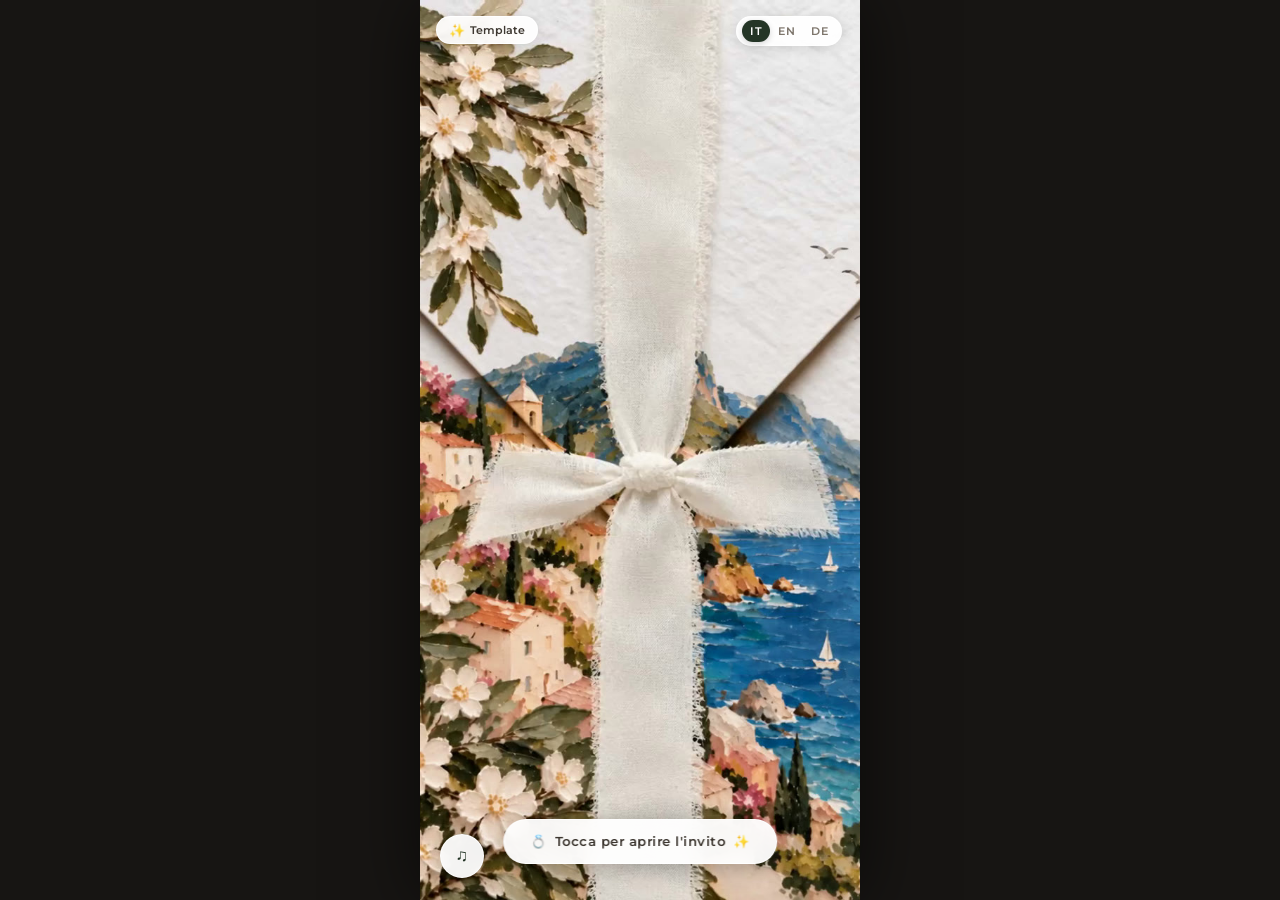
<file: index.html>
<!DOCTYPE html>
<html lang="it">
<head>
  <meta charset="UTF-8">
  <meta name="viewport" content="width=device-width, initial-scale=1.0, maximum-scale=1.0, user-scalable=no, viewport-fit=cover">
  <title>Diana & Richard — Invito di Nozze (Fresco)</title>
  
  <!-- High-end luxury typography -->
  <link rel="preconnect" href="https://fonts.googleapis.com">
  <link rel="preconnect" href="https://fonts.gstatic.com" crossorigin>
  <link href="https://fonts.googleapis.com/css2?family=Cormorant+Garamond:ital,wght@0,300;0,400;0,500;0,600;1,400;1,500&family=Montserrat:wght@300;400;500;600&family=Pinyon+Script&display=swap" rel="stylesheet">
  
  <link rel="stylesheet" href="style.css">
</head>
<body>

  <!-- Audio Element for background romantic music -->
  <audio id="weddingAudio" src="assets/semo-fireflies.mp3" preload="auto" loop></audio>

  <!-- Confetti Canvas for RSVP celebration -->
  <canvas id="confettiCanvas"></canvas>

  <!-- Notification Toast -->
  <div id="toastMsg" class="toast-msg">IBAN copiato negli appunti!</div>

  <!-- Main Mobile Container (Edge-to-edge on phones, centered on desktop) -->
  <main class="app-viewport">
    <!-- Template Switcher Menu (Top Left) -->
    <div class="template-picker">
      <button id="templateMenuBtn" class="template-menu-btn" title="Cambia Template">
        <span class="tpl-icon">✨</span>
        <span class="tpl-label">Template</span>
      </button>
      <div id="templateDropdown" class="template-dropdown">
        <a href="index.html" class="tpl-opt active">
          <span class="tpl-opt-dot"></span>
          <div>
            <div class="tpl-opt-title">1. Fresco (Amalfi)</div>
            <div class="tpl-opt-desc">Nastro in seta & pittura a olio</div>
          </div>
        </a>
        <a href="palazzo-notte.html" class="tpl-opt">
          <span class="tpl-opt-dot"></span>
          <div>
            <div class="tpl-opt-title">2. Palazzo Notte</div>
            <div class="tpl-opt-desc">Ceralacca dorata & lucciole</div>
          </div>
        </a>
        <a href="giardino-toscano.html" class="tpl-opt">
          <span class="tpl-opt-dot"></span>
          <div>
            <div class="tpl-opt-title">3. Giardino Toscano</div>
            <div class="tpl-opt-desc">Ceralacca perla & fasci di luce</div>
          </div>
        </a>
      </div>
    </div>



    <!-- Floating Top Controls: Language Picker & Replay Button -->
    <header class="floating-controls">
      <button id="replayBtn" class="replay-btn" title="Riapri busta">
        <span data-i18n="replay">↺ Riapri Busta</span>
      </button>

      <div class="lang-picker">
        <button class="lang-btn active" data-lang="it">IT</button>
        <button class="lang-btn" data-lang="en">EN</button>
        <button class="lang-btn" data-lang="de">DE</button>
      </div>
    </header>

    <!-- Floating Audio Mute/Unmute Button (Bottom Left) -->
    <button id="floatingAudioBtn" class="floating-audio-btn" aria-label="Toggle background music" title="Musica di sottofondo">
      <span class="audio-wave">♫</span>
    </button>

    <!-- ========================================================
         STAGE 1: THE REALISTIC LUXURY ENVELOPE (Video & Poster)
         ======================================================== -->
    <div id="envelopeScreen" class="envelope-screen">
      
      <div id="envelopeStage" class="envelope-stage" title="Tocca per aprire l'invito">
        
        <!-- High-definition video of the 3D unknotting ribbon and opening flap -->
        <video 
          id="envelopeVideo" 
          class="envelope-video" 
          playsinline 
          webkit-playsinline 
          muted 
          preload="auto"
          poster="assets/envelope-poster-dG0TpNIf.jpg">
          <source src="assets/envelope-video-f1CdBR2C.mp4" type="video/mp4">
        </video>

        <!-- Static Fallback / Initial Poster (Guaranteed instant rendering) -->
        <img 
          id="envelopePosterImg" 
          class="envelope-poster-img" 
          src="assets/envelope-poster-dG0TpNIf.jpg" 
          alt="Busta d'invito di nozze dipinta ad olio con nastro in chiffon di seta">

        <!-- Tactile "Tap to Open" Call to Action Pill -->
        <div id="tapPrompt" class="tap-to-open-prompt">
          <span class="prompt-icon">💍</span>
          <span data-i18n="tapPrompt">Tocca per aprire l'invito</span>
          <span class="prompt-sparkle">✨</span>
        </div>

      </div>

    </div>

    <!-- ========================================================
         STAGE 2: FULL SCROLLABLE INVITATION (Revealed after opening)
         ======================================================== -->
    <div id="invitationScroller" class="invitation-scroller">
      
      <!-- 1. HERO COVER (Living Oil Painting & Deckled Paper Card) -->
      <section id="heroSection" class="hero-section">
        <!-- Living Video Backdrop of Amalfi Landscape -->
        <div class="hero-video-wrapper">
          <video 
            id="heroVideo" 
            class="hero-video" 
            src="assets/hero-video.mp4" 
            poster="assets/fresco-hero-original.jpg" 
            autoplay 
            muted 
            loop 
            playsinline 
            webkit-playsinline>
          </video>
        </div>

        <!-- Animated Text Overlay inside the Deckled Frame ("quel riquadro") -->
        <div id="heroTextOverlay" class="hero-text-overlay">
          <div class="hero-card-inner">
            <h2 class="hero-couple-names">
              <span class="hero-name-1">Diana</span>
              <span class="hero-names-amp">&amp;</span>
              <span class="hero-name-2">Richard</span>
            </h2>

            <p class="hero-invite-line" data-i18n="inviteLine">
              WE INVITE YOU TO <br>CELEBRATE OUR WEDDING
            </p>

            <!-- Date block flanked by delicate hand-painted branches -->
            <div class="hero-date-block">
              <img class="hero-twig twig-left" src="assets/ramita-capullos.png" alt="" aria-hidden="true">
              <img class="hero-twig twig-right" src="assets/ramita-capullos.png" alt="" aria-hidden="true">

              <span class="hero-date-month" data-i18n="month">July</span>
              <span class="hero-date-day">27</span>
              <span class="hero-date-weekday" data-i18n="weekday">Tuesday</span>
              <span class="hero-date-year">2027</span>
            </div>

            <p class="hero-venue-held-at" data-i18n="heldAt">To be held at</p>
            <p class="hero-venue-location" data-i18n="venue">Son Bunyola, Mallorca</p>
          </div>
        </div>

        <!-- Floating Down Chevron Button -->
        <div class="hero-scroll-btn-wrapper">
          <button id="heroScrollBtn" class="hero-scroll-btn" aria-label="Scorri in basso">
            <svg class="chevron-bounce" viewBox="0 0 24 24" fill="none" stroke="currentColor" stroke-width="2">
              <path d="M19 9l-7 7-7-7" stroke-linecap="round" stroke-linejoin="round"/>
            </svg>
          </button>
        </div>
      </section>

      <!-- 2. COUNTDOWN IN FLORAL GARLAND FRAME -->
      <section id="countdownSection" class="countdown-section">
        <h2 class="section-title" data-i18n="countdownTitle">Conto alla Rovescia</h2>
        <div class="section-subtitle" data-i18n="countdownSub">Fino al 27 Luglio 2027</div>

        <div class="countdown-frame-card">
          <div class="countdown-grid">
            <div class="countdown-item">
              <span id="countDays" class="countdown-number">--</span>
              <span class="countdown-label" data-i18n="days">Giorni</span>
            </div>
            <div class="countdown-item">
              <span id="countHours" class="countdown-number">--</span>
              <span class="countdown-label" data-i18n="hours">Ore</span>
            </div>
            <div class="countdown-item">
              <span id="countMinutes" class="countdown-number">--</span>
              <span class="countdown-label" data-i18n="minutes">Minuti</span>
            </div>
            <div class="countdown-item">
              <span id="countSeconds" class="countdown-number">--</span>
              <span class="countdown-label" data-i18n="seconds">Secondi</span>
            </div>
          </div>
        </div>

        <img class="section-floral-divider" src="assets/floral-divider-DJovYoL0.png" alt="" aria-hidden="true">
      </section>

      <!-- 3. OUR STORY SECTION -->
      <section class="story-section">
        <h2 class="section-title" data-i18n="storyTitle">La Nostra Storia</h2>

        <div class="story-text-container">
          <p class="story-paragraph" data-i18n="storyP1">
            Alcune delle storie d'amore più belle nascono in modo inaspettato, e la nostra non ha fatto eccezione.
          </p>
          <p class="story-paragraph" data-i18n="storyP2">
            Quello che era iniziato come un incontro casuale si è presto trasformato in conversazioni infinite, avventure spontanee e ricordi indimenticabili.
          </p>
          <p class="story-paragraph" data-i18n="storyP3">
            Lungo il cammino, abbiamo scoperto il nostro posto preferito al mondo: l'uno accanto all'altra.
          </p>
          <p class="story-paragraph" data-i18n="storyP4">
            E ora siamo pronti per la nostra avventura più grande: una vita insieme.
          </p>
          <div class="story-signature" data-i18n="storySign">Diana e Richard</div>
        </div>

        <div class="story-art-row">
          <img class="story-art-item" src="assets/flower-vase-B9_turUq.png" alt="" aria-hidden="true">
          <img class="story-art-item" src="assets/candles-BlDM94c8.png" alt="" aria-hidden="true">
        </div>
      </section>

      <!-- 4. CELEBRATION & WELCOME SOIRÉE -->
      <section class="celebration-section">
        
        <!-- CARD 1: Welcome Soirée -->
        <article class="green-invitation-card">
          <img class="ornate-frame-img" src="assets/ornate-frame-D9OWvdd0.png" alt="" aria-hidden="true">

          <div class="card-date-badge" data-i18n="soireeBadge">26 LUGLIO</div>
          <h3 class="card-event-title" data-i18n="soireeTitle">Welcome Soirée</h3>
          <div class="card-event-venue" data-i18n="soireeVenue">Sa Terrassa</div>
          <div class="card-estate-name">SON BUNYOLA</div>

          <p class="card-description" data-i18n="soireeDesc">
            Unitevi a noi per una serata intima tra cocktail e vista sul Mediterraneo, dando inizio ai festeggiamenti a Son Bunyola.
          </p>

          <div class="card-time-info" data-i18n="soireeTime">LUNEDÌ 26 LUGLIO 2027 · ORE 19:00</div>

          <button class="btn-gold-outline" onclick="openMapModal()" data-i18n="viewMap">
            VEDI SULLA MAPPA
          </button>
        </article>

        <!-- CARD 2: The Main Celebration -->
        <article class="green-invitation-card">
          <img class="ornate-frame-img" src="assets/ornate-frame-D9OWvdd0.png" alt="" aria-hidden="true">

          <div class="card-date-badge" data-i18n="celebrationBadge">IL GIORNO DELLE NOZZE</div>
          <h3 class="card-event-title" data-i18n="celebrationTitle">La Celebrazione</h3>
          <div class="card-event-sub" data-i18n="celebrationSub">CERIMONIA & CENA</div>
          <div class="card-event-venue" data-i18n="celebrationVenue">Sa Tafona</div>
          <div class="card-estate-name">SON BUNYOLA</div>

          <p class="card-description" data-i18n="celebrationDesc">
            Cerimonia nei giardini al tramonto dietro la catena montuosa della Tramuntana, seguita da cena e festeggiamenti sotto le stelle.
          </p>

          <div class="card-time-info" data-i18n="celebrationTime">MARTEDÌ 27 LUGLIO 2027 · ORE 17:30</div>

          <button class="btn-gold-outline" onclick="openMapModal()" data-i18n="viewMap">
            VEDI SULLA MAPPA
          </button>
        </article>

      </section>

      <!-- 5. THE DAY / PROGRAM TIMELINE -->
      <section class="timeline-section">
        <h2 class="section-title" data-i18n="theDayTitle">Il Programma</h2>
        <div class="section-subtitle" data-i18n="theDayBadge">MARTEDÌ 27 LUGLIO</div>
        <p class="section-motto" data-i18n="theDaySub">
          La nostra giornata di nozze, dai drink al tramonto all'ultimo ballo
        </p>

        <div class="calendar-strip">
          <div class="cal-day">25</div>
          <div class="cal-day">26</div>
          <div class="cal-day active-wedding-day">27</div>
          <div class="cal-day">28</div>
          <div class="cal-day">29</div>
        </div>

        <div class="timeline-tree">
          
          <div class="timeline-node left">
            <div class="timeline-heart-dot">♥</div>
            <div class="timeline-content-box">
              <div class="timeline-time">17:00</div>
              <div class="timeline-event-name" data-i18n="t1">Arrivo Ospiti & Drink</div>
              <img class="timeline-icon-png" src="assets/flower-stand-BmJQHDXB.png" alt="">
            </div>
          </div>

          <div class="timeline-node right">
            <div class="timeline-heart-dot">♥</div>
            <div class="timeline-content-box">
              <div class="timeline-time">17:30</div>
              <div class="timeline-event-name" data-i18n="t2">Cerimonia Nuziale</div>
              <img class="timeline-icon-png" src="assets/bouquet-BbYUpj3K.png" alt="">
            </div>
          </div>

          <div class="timeline-node left">
            <div class="timeline-heart-dot">♥</div>
            <div class="timeline-content-box">
              <div class="timeline-time">19:15</div>
              <div class="timeline-event-name" data-i18n="t3">Cocktail Hour</div>
              <img class="timeline-icon-png" src="assets/flower-vase-B9_turUq.png" alt="">
            </div>
          </div>

          <div class="timeline-node right">
            <div class="timeline-heart-dot">♥</div>
            <div class="timeline-content-box">
              <div class="timeline-time">20:30</div>
              <div class="timeline-event-name" data-i18n="t4">Cena di Gala</div>
              <img class="timeline-icon-png" src="assets/candles-BlDM94c8.png" alt="">
            </div>
          </div>

          <div class="timeline-node left">
            <div class="timeline-heart-dot">♥</div>
            <div class="timeline-content-box">
              <div class="timeline-time">22:30</div>
              <div class="timeline-event-name" data-i18n="t5">Taglio Torta & Brindisi</div>
              <img class="timeline-icon-png" src="assets/bouquet-BbYUpj3K.png" alt="">
            </div>
          </div>

          <div class="timeline-node right">
            <div class="timeline-heart-dot">♥</div>
            <div class="timeline-content-box">
              <div class="timeline-time">23:00</div>
              <div class="timeline-event-name" data-i18n="t6">Primo Ballo</div>
              <img class="timeline-icon-png" src="assets/flower-stand-BmJQHDXB.png" alt="">
            </div>
          </div>

          <div class="timeline-node left">
            <div class="timeline-heart-dot">♥</div>
            <div class="timeline-content-box">
              <div class="timeline-time">23:15</div>
              <div class="timeline-event-name" data-i18n="t7">Danze sotto le Stelle</div>
              <img class="timeline-icon-png" src="assets/candles-BlDM94c8.png" alt="">
            </div>
          </div>

          <div class="timeline-node right">
            <div class="timeline-heart-dot">♥</div>
            <div class="timeline-content-box">
              <div class="timeline-time">02:00</div>
              <div class="timeline-event-name" data-i18n="t8">Buonanotte</div>
              <img class="timeline-icon-png" src="assets/cypress-trees-Bn8J7j_a.png" alt="">
            </div>
          </div>

        </div>

        <img class="section-floral-divider" src="assets/floral-divider-DJovYoL0.png" alt="" aria-hidden="true">
      </section>

      <!-- 6. DRESS CODE (Black Tie) -->
      <section class="dresscode-section">
        <h2 class="section-title" data-i18n="dressCodeTitle">Dress Code</h2>
        <div class="section-subtitle" data-i18n="dressCodeBadge">BLACK TIE</div>

        <div class="dresscode-illustration-box">
          <img class="dresscode-trees" src="assets/cypress-trees-Bn8J7j_a.png" alt="" aria-hidden="true">
          <p class="dresscode-quote" data-i18n="dressCodeQuote">
            «Sotto il cielo del Mediterraneo, con il mare a farci da testimone: indossa l'abito che hai sempre sognato e danza finché l'ultima stella non svanirà.»
          </p>
        </div>
      </section>

      <!-- 7. WHERE TO STAY (HOTELS) -->
      <section class="stay-section">
        <h2 class="section-title" data-i18n="stayTitle">Dove Alloggiare</h2>
        <div class="section-subtitle" data-i18n="staySub">HOTEL CONSIGLIATI VICINO ALLA LOCATION</div>

        <article class="hotel-card">
          <div class="hotel-badge" data-i18n="h1Badge">TARIFFA ESCLUSIVA RISERVATA AGLI OSPITI</div>
          <h3 class="hotel-name">Son Bunyola Hotel & Villas</h3>
          <div class="hotel-price">€650</div>
          <div class="hotel-rate-sub" data-i18n="h1Rate">per notte · camera doppia con colazione</div>

          <p class="hotel-note" data-i18n="h1Note">
            Una tariffa speciale convenzionata di €650 a notte è riservata in esclusiva per i nostri ospiti.
          </p>

          <div class="hotel-info-row">
            <strong>Indirizzo:</strong> <span data-i18n="h1Addr">Finca Son Bunyola, Ctra. C-710, 07191 Banyalbufar</span>
          </div>
          <div class="hotel-info-row">
            <strong>Parcheggio:</strong> <span data-i18n="h1Park">Parcheggio gratuito in loco</span>
          </div>

          <a href="https://www.virginlimitededition.com/son-bunyola" target="_blank" rel="noopener" class="btn-hotel-book" data-i18n="bookStay">
            PRENOTA IL TUO SOGGIORNO
          </a>
        </article>

        <article class="hotel-card">
          <div class="hotel-badge" data-i18n="h2Badge">HOTEL PARTNER NELLE VICINANZE</div>
          <h3 class="hotel-name">Hotel Restaurant Sa Coma</h3>
          <div class="hotel-price">€180</div>
          <div class="hotel-rate-sub" data-i18n="h2Rate">per notte · camera doppia con colazione</div>

          <div class="hotel-info-row">
            <strong>Indirizzo:</strong> <span data-i18n="h2Addr">Carrer Borguny 1, 07191 Banyalbufar</span>
          </div>
          <div class="hotel-info-row">
            <strong>Distanza:</strong> <span data-i18n="h2Dist">9 km · circa 25 minuti in auto</span>
          </div>

          <a href="https://www.hotelsacoma.com" target="_blank" rel="noopener" class="btn-hotel-book" data-i18n="bookStay">
            PRENOTA IL TUO SOGGIORNO
          </a>
        </article>
      </section>

      <!-- 8. WEDDING GIFT / REGISTRY -->
      <section class="gift-section">
        <h2 class="section-title" data-i18n="giftTitle">Lista Nozze</h2>

        <div class="wreath-container">
          <img class="gift-bouquet-img" src="assets/bouquet-BbYUpj3K.png" alt="" aria-hidden="true">

          <p class="gift-text" data-i18n="giftText">
            La vostra presenza al nostro matrimonio è per noi il dono più prezioso e gradito. Se desiderate comunque onorarci con un regalo, prediligiamo con affetto un contributo per il nostro viaggio di nozze.
          </p>

          <button class="btn-bank-details" onclick="openBankModal()" data-i18n="viewBank">
            DETTAGLI BANCARI & IBAN
          </button>
        </div>
      </section>

      <!-- 9. RSVP FORM -->
      <section class="rsvp-section">
        <h2 class="section-title" data-i18n="rsvpTitle">RSVP</h2>
        <div class="section-subtitle" data-i18n="rsvpSub">È GRADITA CONFERMA ENTRO IL 15 MAGGIO 2027</div>

        <div id="rsvpFormContainer" class="rsvp-form-container">
          <form id="rsvpForm">
            <div class="form-group">
              <label class="form-label" for="rsvpGuestName" data-i18n="labelName">Nome e Cognome Ospite/i</label>
              <input type="text" id="rsvpGuestName" class="form-input" required placeholder="es. Mario e Chiara Rossi">
            </div>

            <div class="form-group">
              <label class="form-label" data-i18n="labelAttend">Confermi la tua presenza?</label>
              <div class="radio-group">
                <div class="radio-pill">
                  <input type="radio" id="attendingYes" name="attending" value="yes" checked>
                  <label for="attendingYes" data-i18n="attendingYes">Sì, ci sarò con gioia!</label>
                </div>
                <div class="radio-pill">
                  <input type="radio" id="attendingNo" name="attending" value="no">
                  <label for="attendingNo" data-i18n="attendingNo">Con rammarico non potrò</label>
                </div>
              </div>
            </div>

            <div class="form-group">
              <label class="form-label" for="rsvpGuestCount" data-i18n="labelGuests">Numero di Partecipanti</label>
              <select id="rsvpGuestCount" class="form-select">
                <option value="1">1 persona</option>
                <option value="2" selected>2 persone</option>
                <option value="3">3 persone</option>
                <option value="4">4 persone</option>
              </select>
            </div>

            <div class="form-group">
              <label class="form-label" for="rsvpDietary" data-i18n="labelDiet">Esigenze alimentari / Intolleranze</label>
              <select id="rsvpDietary" class="form-select">
                <option value="none" data-i18n="dietNone">Nessuna preferenza particolare</option>
                <option value="vegetarian" data-i18n="dietVeg">Vegetariano</option>
                <option value="vegan" data-i18n="dietVegan">Vegano</option>
                <option value="gluten-free" data-i18n="dietGluten">Senza Glutine (Celiaco)</option>
                <option value="other" data-i18n="dietOther">Altro / Allergie specifiche</option>
              </select>
            </div>

            <div class="form-group">
              <label class="form-label" for="rsvpSong" data-i18n="labelSong">Quale canzone ti farà scendere in pista?</label>
              <input type="text" id="rsvpSong" class="form-input" placeholder="Artista - Titolo Brano">
            </div>

            <button type="submit" class="btn-submit-rsvp" data-i18n="btnSubmit">
              INVIA CONFERMA
            </button>
          </form>
        </div>

        <footer class="app-footer">
          Diana & Richard · 27 Luglio 2027 · Son Bunyola, Mallorca
        </footer>
      </section>

    </div>

  </main>

  <!-- MODAL: BANK DETAILS -->
  <div id="bankModal" class="modal-overlay">
    <div class="modal-box">
      <button id="closeBankBtn" class="modal-close-btn" aria-label="Chiudi">&times;</button>
      
      <div style="font-size: 28px; margin-bottom: 8px;">💌</div>
      <h3 style="font-family: var(--font-serif); font-size: 24px; color: #273829; margin-bottom: 6px;">
        Coordinate Bancarie
      </h3>
      <p style="font-size: 11px; color: #877a6c; margin-bottom: 16px;">
        Viaggio di Nozze Diana & Richard
      </p>

      <div class="bank-detail-row">
        <div class="bank-label">Intestatario del Conto</div>
        <div class="bank-value">Diana Rossi & Richard Miller</div>
      </div>

      <div class="bank-detail-row">
        <div class="bank-label">IBAN</div>
        <div class="bank-value" id="ibanDisplay">ES91 2100 0418 4502 0005 1234</div>
      </div>

      <div class="bank-detail-row">
        <div class="bank-label">BIC / SWIFT</div>
        <div class="bank-value">CAIXESBBXXX</div>
      </div>

      <div class="bank-detail-row">
        <div class="bank-label">Causale consigliata</div>
        <div class="bank-value">Nozze Diana e Richard - [Il tuo nome]</div>
      </div>

      <button id="copyIbanBtn" class="btn-copy-iban">
        <span>📋</span> Copia IBAN
      </button>
    </div>
  </div>

  <!-- MODAL: VENUE MAP -->
  <div id="mapModal" class="modal-overlay">
    <div class="modal-box">
      <button id="closeMapBtn" class="modal-close-btn" aria-label="Chiudi">&times;</button>
      
      <div style="font-size: 28px; margin-bottom: 8px;">📍</div>
      <h3 style="font-family: var(--font-serif); font-size: 24px; color: #273829; margin-bottom: 6px;">
        Son Bunyola
      </h3>
      <p style="font-size: 11px; color: #877a6c; margin-bottom: 16px;">
        Banyalbufar, Serra de Tramuntana, Maiorca (Spagna)
      </p>

      <div style="width: 100%; height: 160px; border-radius: 10px; overflow: hidden; margin-bottom: 18px; border: 1px solid #ebd9c2;">
        <iframe 
          width="100%" 
          height="100%" 
          style="border:0;" 
          loading="lazy" 
          allowfullscreen 
          referrerpolicy="no-referrer-when-downgrade"
          src="https://maps.google.com/maps?q=Son+Bunyola+Mallorca&t=&z=13&ie=UTF8&iwloc=&output=embed">
        </iframe>
      </div>

      <a href="https://maps.google.com/?q=Son+Bunyola+Mallorca" target="_blank" rel="noopener" class="btn-hotel-book" style="display: block; width: 100%; text-align: center;">
        APRI SU GOOGLE MAPS
      </a>
    </div>
  </div>

  <script src="app.js"></script>
</body>
</html>
</file>
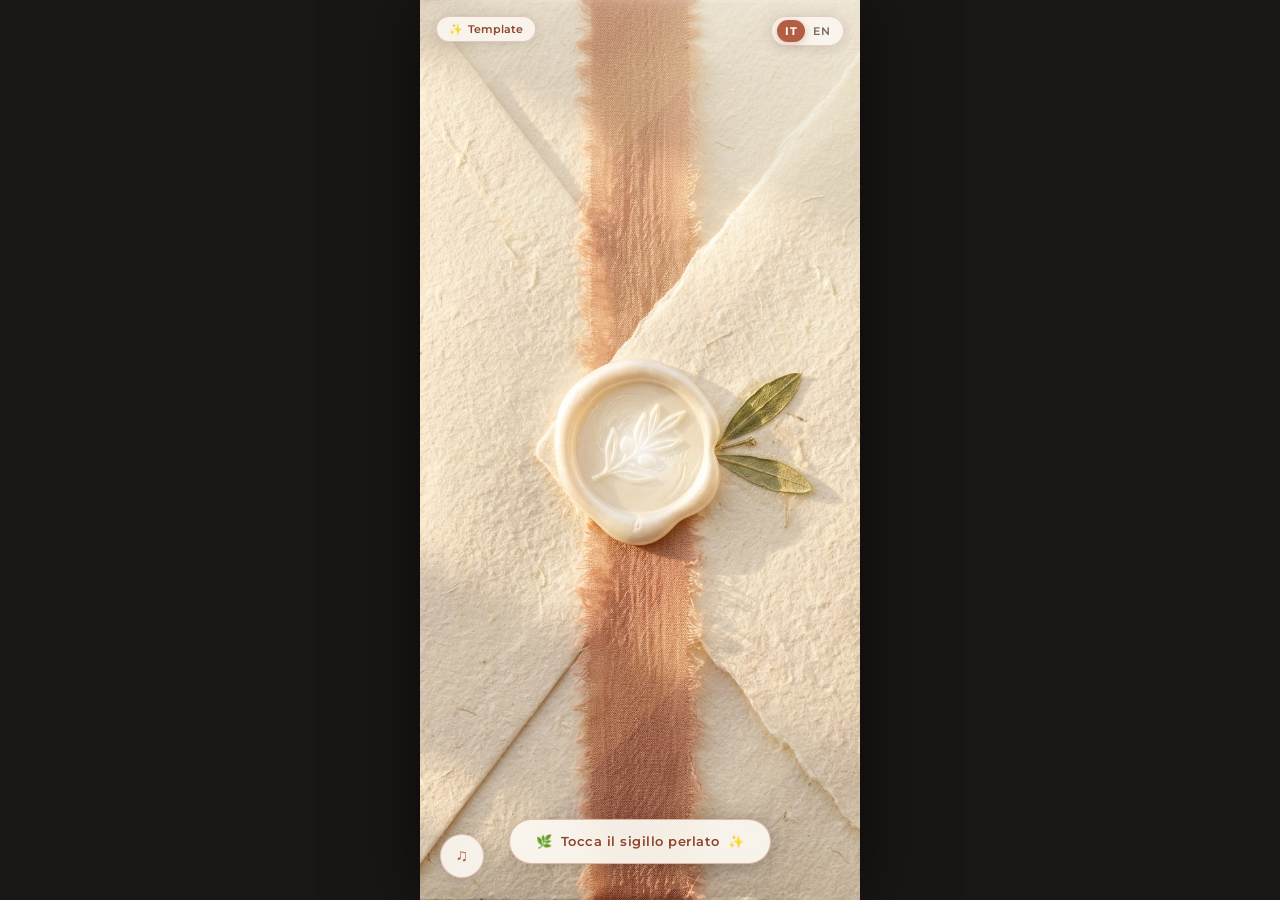
<file: giardino-toscano.html>
<!DOCTYPE html>
<html lang="it">
<head>
  <meta charset="UTF-8">
  <meta name="viewport" content="width=device-width, initial-scale=1.0, maximum-scale=1.0, user-scalable=no, viewport-fit=cover">
  <title>Diana & Richard — Giardino Toscano (Template 3)</title>
  
  <link rel="preconnect" href="https://fonts.googleapis.com">
  <link rel="preconnect" href="https://fonts.gstatic.com" crossorigin>
  <link href="https://fonts.googleapis.com/css2?family=Cormorant+Garamond:ital,wght@0,300;0,400;0,500;0,600;1,400;1,500&family=Montserrat:wght@300;400;500;600;700&family=Pinyon+Script&display=swap" rel="stylesheet">
  
  <link rel="stylesheet" href="giardino-toscano.css?v=6">
</head>
<body>

  <!-- Audio Background Score -->
  <audio id="weddingAudio" src="assets/semo-fireflies.mp3" preload="auto" loop></audio>

  <main class="app-viewport">

    <!-- Template Switcher Menu (Top Left) -->
    <div class="template-picker">
      <button id="templateMenuBtn" class="template-menu-btn" title="Cambia Template">
        <span class="tpl-icon">✨</span>
        <span class="tpl-label">Template</span>
      </button>
      <div id="templateDropdown" class="template-dropdown">
        <a href="index.html" class="tpl-opt">
          <span class="tpl-opt-dot"></span>
          <div>
            <div class="tpl-opt-title">1. Fresco (Amalfi)</div>
            <div class="tpl-opt-desc">Nastro in seta & pittura a olio</div>
          </div>
        </a>
        <a href="palazzo-notte.html" class="tpl-opt">
          <span class="tpl-opt-dot"></span>
          <div>
            <div class="tpl-opt-title">2. Palazzo Notte</div>
            <div class="tpl-opt-desc">Ceralacca dorata & lucciole</div>
          </div>
        </a>
        <a href="giardino-toscano.html" class="tpl-opt active">
          <span class="tpl-opt-dot"></span>
          <div>
            <div class="tpl-opt-title">3. Giardino Toscano</div>
            <div class="tpl-opt-desc">Ceralacca perla & fasci di luce</div>
          </div>
        </a>
      </div>
    </div>

    <!-- Floating Top Controls -->
    <header class="floating-controls">
      <button id="replayBtn" class="replay-btn" title="Riapri busta">
        <span>↺ Riapri Busta</span>
      </button>
      <div class="lang-picker">
        <button class="lang-btn active">IT</button>
        <button class="lang-btn">EN</button>
      </div>
    </header>

    <!-- Floating Audio Button -->
    <button id="floatingAudioBtn" class="floating-audio-btn" aria-label="Musica">
      <span>♫</span>
    </button>

    <!-- ========================================================
         STAGE 1: FLUID ENVELOPE OPENING (VIDEO + PEARL WAX SEAL)
         ======================================================== -->
    <div id="envelopeScreen" class="envelope-screen">
      <div id="envelopeStage" class="envelope-stage" title="Tocca il sigillo perlato per aprire">
        
        <!-- 60fps High-Definition Opening Video (Graded to Warm Tuscan Golden Hour) -->
        <video 
          id="envelopeVideo" 
          class="envelope-video" 
          playsinline 
          webkit-playsinline 
          muted 
          preload="auto"
          poster="assets/giardino-toscano-frontal.jpg?v=6">
          <source src="assets/envelope-video-f1CdBR2C.mp4" type="video/mp4">
        </video>

        <!-- Warm Golden Hour Sunbeam Rays across Video -->
        <div class="sunbeam-overlay"></div>
        <div class="sun-rays-layer"></div>

        <!-- Static Initial Poster (Frontal Tuscan Pearl Wax Seal Cover) -->
        <div id="envelopePosterWrapper" class="envelope-poster-wrapper">
          <img id="envelopePosterImg" class="envelope-poster-img" src="assets/giardino-toscano-frontal.jpg?v=6" alt="Busta Giardino Toscano">
          
          <!-- Shimmering Pearlescent Gleam on Wax Seal -->
          <div class="pearl-seal-gleam"></div>

          <!-- Sunburst Lens Flare on Tap -->
          <div id="tuscanFlare" class="tuscan-flare"></div>
        </div>

        <!-- Call to Action -->
        <div id="tapPrompt" class="tap-to-open-prompt">
          <span>🌿</span>
          <span>Tocca il sigillo perlato</span>
          <span>✨</span>
        </div>

      </div>
    </div>

    <!-- ========================================================
         STAGE 2: SCROLLABLE INVITATION (LIVING PAINTING & RIQUADRO)
         ======================================================== -->
    <div id="invitationScroller" class="invitation-scroller">
      
      <!-- 1. HERO SECTION (LIVING PAINTING & IL RIQUADRO DEL PRIMO TEMPLATE) -->
      <section id="heroSection" class="hero-section">
        
        <!-- Living Painting Backdrop (Tuscan Countryside at Golden Hour) -->
        <div class="hero-backdrop-wrapper">
          <img id="heroBackdropImg" class="hero-backdrop-img" src="assets/giardino-toscano-hero.jpg?v=6" alt="Giardino Toscano Dipinto ad Olio">
          <div class="sunbeam-overlay"></div>
          <div class="sun-rays-layer"></div>
        </div>

        <!-- Central Deckled Paper Text Overlay ("QUEL RIQUADRO") -->
        <div id="heroTextOverlay" class="hero-text-overlay">
          <div class="hero-card-inner">
            <h2 class="hero-couple-names">
              <span class="hero-name-1">Diana</span>
              <span class="hero-names-amp">&amp;</span>
              <span class="hero-name-2">Richard</span>
            </h2>

            <p class="hero-invite-line">
              VI INVITIAMO A CELEBRARE <br>IL NOSTRO MATRIMONIO
            </p>

            <!-- Date block flanked by delicate hand-painted branches -->
            <div class="hero-date-block">
              <img class="hero-twig twig-left" src="assets/ramita-capullos.png" alt="" aria-hidden="true">
              <img class="hero-twig twig-right" src="assets/ramita-capullos.png" alt="" aria-hidden="true">

              <span class="hero-date-month">Luglio</span>
              <span class="hero-date-day">27</span>
              <span class="hero-date-weekday">Martedì</span>
              <span class="hero-date-year">2027</span>
            </div>

            <p class="hero-venue-held-at">Presso</p>
            <p class="hero-venue-location">Son Bunyola, Maiorca</p>
          </div>
        </div>

        <!-- Floating Down Chevron Button -->
        <div class="hero-scroll-btn-wrapper">
          <button id="heroScrollBtn" class="hero-scroll-btn" aria-label="Scorri in basso">
            <svg class="chevron-bounce" viewBox="0 0 24 24" fill="none" stroke="currentColor" stroke-width="2">
              <path d="M19 9l-7 7-7-7" stroke-linecap="round" stroke-linejoin="round"/>
            </svg>
          </button>
        </div>

      </section>

      <!-- 2. WELCOME COCKTAIL TRA GLI ULIVI -->
      <section class="tuscan-section">
        <h2 class="tuscan-title">Benvenuto tra gli Ulivi</h2>
        <div class="tuscan-sub">LUNEDÌ 26 LUGLIO · ORE 19:00</div>

        <div class="tuscan-card-box">
          <span class="tuscan-card-badge">APERITIVO AL TRAMONTO</span>
          <h3 class="tuscan-card-title">Il Giardino dei Limoni</h3>
          <p class="tuscan-card-desc">
            Un incontro informale con vini toscani e spagnoli, musica acustica dal vivo e prodotti tipici mediterranei nell'oliveto centenario.
          </p>
        </div>
      </section>

      <!-- 3. LA CERIMONIA & FESTA -->
      <section class="tuscan-section">
        <h2 class="tuscan-title">La Cerimonia & Festa</h2>
        <div class="tuscan-sub">MARTEDÌ 27 LUGLIO · ORE 17:30</div>

        <div class="tuscan-card-box">
          <span class="tuscan-card-badge">RITO & CENA SOTTO LE STELLE</span>
          <h3 class="tuscan-card-title">Corte delle Rose</h3>
          <p class="tuscan-card-desc">
            Scambio delle promesse al sole calante della macchia mediterranea, seguito da cena conviviale a lunghi tavoli imperiali e open bar.
          </p>
          <a href="https://maps.google.com/?q=Son+Bunyola+Mallorca" target="_blank" class="btn-tuscan">
            VEDI INDICAZIONI MAPPA
          </a>
        </div>
      </section>

      <!-- 4. DRESS CODE -->
      <section class="tuscan-section">
        <h2 class="tuscan-title">Dress Code</h2>
        <div class="tuscan-sub">GARDEN CHIC & TERRACOTTA</div>
        <p style="font-size: 13px; color: #786d63; font-style: italic; max-width: 290px; margin: 0 auto;">
          «Colori caldi della terra, lino, sete leggere e tonalità pastello. Si consigliano calzature comode per il prato.»
        </p>
      </section>

      <!-- 5. RSVP -->
      <section class="tuscan-section" style="padding-bottom: 70px;">
        <h2 class="tuscan-title">R.S.V.P.</h2>
        <div class="tuscan-sub">CONFERMA ENTRO IL 15 MAGGIO 2027</div>

        <div class="tuscan-card-box" style="text-align: center;">
          <p style="font-size: 13px; color: #786d63; margin-bottom: 16px;">
            Fateci sapere se potrete brindare con noi!
          </p>
          <button class="btn-tuscan" onclick="alert('Conferma inviata con successo!')">
            CONFERMA LA TUA PRESENZA
          </button>
        </div>
      </section>

    </div>

  </main>

  <script src="giardino-toscano.js?v=6"></script>
</body>
</html>
</file>
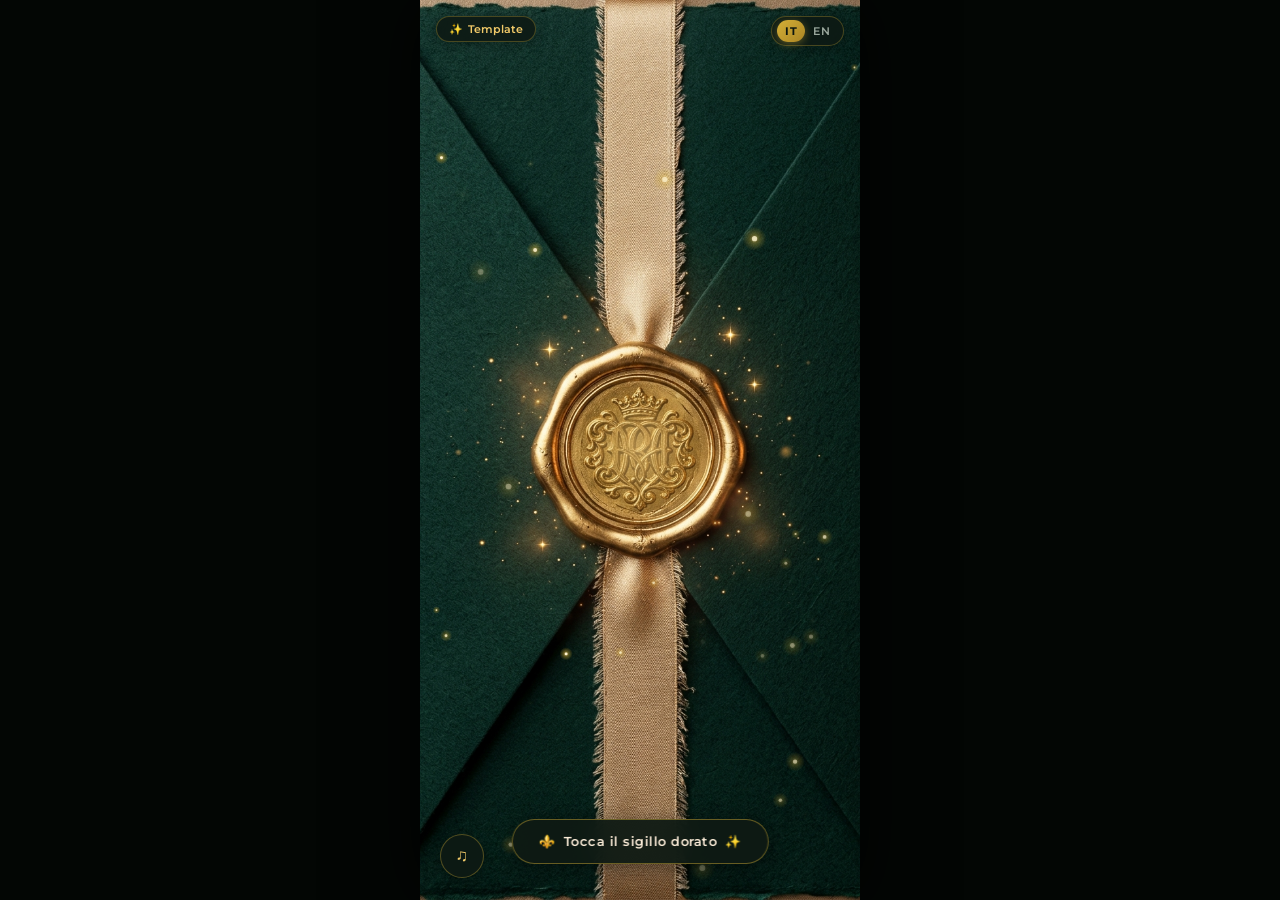
<file: palazzo-notte.html>
<!DOCTYPE html>
<html lang="it">
<head>
  <meta charset="UTF-8">
  <meta name="viewport" content="width=device-width, initial-scale=1.0, maximum-scale=1.0, user-scalable=no, viewport-fit=cover">
  <title>Diana & Richard — Palazzo Notte (Template 2)</title>
  
  <link rel="preconnect" href="https://fonts.googleapis.com">
  <link rel="preconnect" href="https://fonts.gstatic.com" crossorigin>
  <link href="https://fonts.googleapis.com/css2?family=Cormorant+Garamond:ital,wght@0,300;0,400;0,500;0,600;1,400;1,500&family=Montserrat:wght@300;400;500;600&family=Pinyon+Script&display=swap" rel="stylesheet">
  
  <link rel="stylesheet" href="palazzo-notte.css?v=6">
</head>
<body>

  <!-- Audio Background Score -->
  <audio id="weddingAudio" src="assets/semo-fireflies.mp3" preload="auto" loop></audio>

  <main class="app-viewport">

    <!-- Template Switcher Menu (Top Left) -->
    <div class="template-picker">
      <button id="templateMenuBtn" class="template-menu-btn" title="Cambia Template">
        <span class="tpl-icon">✨</span>
        <span class="tpl-label">Template</span>
      </button>
      <div id="templateDropdown" class="template-dropdown">
        <a href="index.html" class="tpl-opt">
          <span class="tpl-opt-dot"></span>
          <div>
            <div class="tpl-opt-title">1. Fresco (Amalfi)</div>
            <div class="tpl-opt-desc">Nastro in seta & pittura a olio</div>
          </div>
        </a>
        <a href="palazzo-notte.html" class="tpl-opt active">
          <span class="tpl-opt-dot"></span>
          <div>
            <div class="tpl-opt-title">2. Palazzo Notte</div>
            <div class="tpl-opt-desc">Ceralacca dorata & lucciole</div>
          </div>
        </a>
        <a href="giardino-toscano.html" class="tpl-opt">
          <span class="tpl-opt-dot"></span>
          <div>
            <div class="tpl-opt-title">3. Giardino Toscano</div>
            <div class="tpl-opt-desc">Ceralacca perla & fasci di luce</div>
          </div>
        </a>
      </div>
    </div>

    <!-- Floating Top Controls -->
    <header class="floating-controls">
      <button id="replayBtn" class="replay-btn" title="Riapri busta">
        <span>↺ Riapri Busta</span>
      </button>
      <div class="lang-picker">
        <button class="lang-btn active">IT</button>
        <button class="lang-btn">EN</button>
      </div>
    </header>

    <!-- Floating Audio Button -->
    <button id="floatingAudioBtn" class="floating-audio-btn" aria-label="Musica">
      <span>♫</span>
    </button>

    <!-- ========================================================
         STAGE 1: FLUID ENVELOPE OPENING (VIDEO + GOLD WAX SEAL)
         ======================================================== -->
    <div id="envelopeScreen" class="envelope-screen">
      <div id="envelopeStage" class="envelope-stage" title="Tocca il sigillo per aprire">
        
        <!-- 60fps High-Definition Opening Video (Graded to Emerald Twilight) -->
        <video 
          id="envelopeVideo" 
          class="envelope-video" 
          playsinline 
          webkit-playsinline 
          muted 
          preload="auto"
          poster="assets/palazzo-notte-frontal.jpg?v=6">
          <source src="assets/envelope-video-f1CdBR2C.mp4" type="video/mp4">
        </video>

        <!-- Emerald Velvet Ambient Tint Overlay -->
        <div class="envelope-emerald-tint"></div>

        <!-- Static Initial Poster (Frontal Emerald Wax Seal Cover) -->
        <div id="envelopePosterWrapper" class="envelope-poster-wrapper">
          <img id="envelopePosterImg" class="envelope-poster-img" src="assets/palazzo-notte-frontal.jpg?v=6" alt="Busta Palazzo Notte">
          
          <!-- Golden Pulsing Aura around the Wax Seal -->
          <div class="wax-seal-pulse-glow"></div>

          <!-- Burst Flare on Tap -->
          <div id="sealBurstFlare" class="seal-burst-flare"></div>

          <!-- Luminous Fireflies Canvas on Envelope -->
          <canvas id="firefliesCanvas"></canvas>
        </div>

        <!-- Call to Action -->
        <div id="tapPrompt" class="tap-to-open-prompt">
          <span>⚜️</span>
          <span>Tocca il sigillo dorato</span>
          <span>✨</span>
        </div>

      </div>
    </div>

    <!-- ========================================================
         STAGE 2: SCROLLABLE INVITATION (LIVING PAINTING & RIQUADRO)
         ======================================================== -->
    <div id="invitationScroller" class="invitation-scroller">
      
      <!-- 1. HERO SECTION (LIVING PAINTING & IL RIQUADRO DEL PRIMO TEMPLATE) -->
      <section id="heroSection" class="hero-section">
        
        <!-- Living Painting Backdrop (Palazzo Notte Terrace at Twilight) -->
        <div class="hero-backdrop-wrapper">
          <img id="heroBackdropImg" class="hero-backdrop-img" src="assets/palazzo-notte-hero.jpg?v=6" alt="Palazzo Notte Dipinto ad Olio">
          <div class="hero-night-sky-glow"></div>
        </div>

        <!-- Floating Golden Fireflies Canvas around the Riquadro -->
        <canvas id="heroFirefliesCanvas"></canvas>

        <!-- Central Deckled Paper Text Overlay ("QUEL RIQUADRO") -->
        <div id="heroTextOverlay" class="hero-text-overlay">
          <div class="hero-card-inner">
            <h2 class="hero-couple-names">
              <span class="hero-name-1">Diana</span>
              <span class="hero-names-amp">&amp;</span>
              <span class="hero-name-2">Richard</span>
            </h2>

            <p class="hero-invite-line">
              VI INVITIAMO A CELEBRARE <br>IL NOSTRO MATRIMONIO
            </p>

            <!-- Date block flanked by delicate hand-painted branches -->
            <div class="hero-date-block">
              <img class="hero-twig twig-left" src="assets/ramita-capullos.png" alt="" aria-hidden="true">
              <img class="hero-twig twig-right" src="assets/ramita-capullos.png" alt="" aria-hidden="true">

              <span class="hero-date-month">Luglio</span>
              <span class="hero-date-day">27</span>
              <span class="hero-date-weekday">Martedì</span>
              <span class="hero-date-year">2027</span>
            </div>

            <p class="hero-venue-held-at">Presso</p>
            <p class="hero-venue-location">Son Bunyola, Maiorca</p>
          </div>
        </div>

        <!-- Floating Down Chevron Button -->
        <div class="hero-scroll-btn-wrapper">
          <button id="heroScrollBtn" class="hero-scroll-btn" aria-label="Scorri in basso">
            <svg class="chevron-bounce" viewBox="0 0 24 24" fill="none" stroke="currentColor" stroke-width="2">
              <path d="M19 9l-7 7-7-7" stroke-linecap="round" stroke-linejoin="round"/>
            </svg>
          </button>
        </div>

      </section>

      <!-- 2. WELCOME SOIRÉE -->
      <section class="night-section">
        <h2 class="night-title">Welcome Soirée</h2>
        <div class="night-sub">LUNEDÌ 26 LUGLIO · ORE 19:30</div>

        <div class="night-card-box">
          <span class="night-card-badge">COCKTAIL D'ONORE</span>
          <h3 class="night-card-title">La Terrazza delle Candele</h3>
          <p class="night-card-desc">
            Brindisi di benvenuto e musica jazz tra le arcate illuminate del palazzo, prima del grande giorno.
          </p>
        </div>
      </section>

      <!-- 3. LA NOTTE DELLE NOZZE -->
      <section class="night-section">
        <h2 class="night-title">La Notte delle Nozze</h2>
        <div class="night-sub">MARTEDÌ 27 LUGLIO · ORE 18:00</div>

        <div class="night-card-box">
          <span class="night-card-badge">RITO & CENA DI GALA</span>
          <h3 class="night-card-title">Giardini del Belvedere</h3>
          <p class="night-card-desc">
            Cerimonia al crepuscolo seguita da banchetto a lume di candela e danze sotto il cielo stellato.
          </p>
          <a href="https://maps.google.com/?q=Son+Bunyola+Mallorca" target="_blank" class="btn-night-gold">
            VEDI SULLA MAPPA
          </a>
        </div>
      </section>

      <!-- 4. DRESS CODE -->
      <section class="night-section">
        <h2 class="night-title">Dress Code</h2>
        <div class="night-sub">BLACK TIE OPTIONAL</div>
        <p style="font-size: 13px; color: #b8c4ba; font-style: italic; max-width: 290px; margin: 0 auto;">
          «Abiti scuri ed eleganti per signori, abiti lunghi o da cocktail per signore con dettagli luminosi.»
        </p>
      </section>

      <!-- 5. RSVP -->
      <section class="night-section" style="padding-bottom: 70px;">
        <h2 class="night-title">R.S.V.P.</h2>
        <div class="night-sub">CONFERMA ENTRO IL 15 MAGGIO 2027</div>

        <div class="night-card-box" style="text-align: center;">
          <p style="font-size: 13px; color: #b8c4ba; margin-bottom: 16px;">
            È gradita gentile conferma della vostra partecipazione.
          </p>
          <button class="btn-night-gold" onclick="alert('Conferma inviata con successo!')">
            CONFERMA PARTECIPAZIONE
          </button>
        </div>
      </section>

    </div>

  </main>

  <script src="palazzo-notte.js?v=6"></script>
</body>
</html>
</file>
<file: style.css>
/* ========================================================
   WEDDING INVITATION - "FRESCO" (THE DIGITAL YES)
   Ultra-Realistic Mobile Web Application
   ======================================================== */

:root {
  --font-serif: 'Cormorant Garamond', Garamond, 'Bodoni MT', Georgia, serif;
  --font-sans: 'Montserrat', -apple-system, BlinkMacSystemFont, 'Segoe UI', Roboto, sans-serif;
  --font-script: 'Pinyon Script', 'Great Vibes', cursive;

  --color-paper: #fbf9f4;
  --color-paper-warm: #f6f1e7;
  --color-charcoal: #2b2724;
  --color-text-muted: #6e675f;
  --color-gold: #c5a880;
  --color-green-velvet: #243526;
  --color-green-card: #2a3d2c;
  --color-rose-blush: #e2a89b;

  --shadow-paper: 0 4px 20px rgba(35, 25, 15, 0.08);
}

* {
  box-sizing: border-box;
  margin: 0;
  padding: 0;
  -webkit-tap-highlight-color: transparent;
}

html, body {
  width: 100%;
  height: 100%;
  margin: 0;
  padding: 0;
  background-color: #171513;
  font-family: var(--font-sans);
  color: var(--color-charcoal);
  overflow: hidden;
  line-height: 1.6;
}

body {
  display: flex;
  justify-content: center;
  align-items: center;
}

/* ----------------------------------------------------
   MOBILE-FIRST VIEWPORT
   ---------------------------------------------------- */
.app-viewport {
  width: 100%;
  max-width: 440px;
  height: 100vh;
  height: 100dvh;
  margin: 0 auto;
  position: relative;
  background: var(--color-paper);
  box-shadow: 0 0 70px rgba(0, 0, 0, 0.6);
  overflow: hidden;
  display: flex;
  flex-direction: column;
}

@media (max-width: 480px) {
  .app-viewport {
    max-width: 100%;
    box-shadow: none;
  }
}

/* ----------------------------------------------------
   FLOATING TOP & BOTTOM CONTROLS
   ---------------------------------------------------- */
.floating-controls {
  position: absolute;
  top: calc(16px + env(safe-area-inset-top, 0px));
  right: 18px;
  z-index: 900;
  display: flex;
  align-items: center;
  gap: 8px;
}

.lang-picker {
  display: flex;
  background: rgba(255, 255, 255, 0.92);
  backdrop-filter: blur(12px);
  -webkit-backdrop-filter: blur(12px);
  border-radius: 30px;
  padding: 3px 5px;
  box-shadow: 0 2px 14px rgba(0, 0, 0, 0.12);
  border: 1px solid rgba(255, 255, 255, 0.75);
}

.lang-btn {
  background: transparent;
  border: none;
  padding: 4px 8px;
  font-family: var(--font-sans);
  font-size: 11px;
  font-weight: 600;
  letter-spacing: 0.5px;
  color: #7d756b;
  cursor: pointer;
  border-radius: 20px;
  transition: all 0.25s ease;
}

.lang-btn.active {
  background: var(--color-green-velvet);
  color: #ffffff;
  box-shadow: 0 2px 6px rgba(0, 0, 0, 0.16);
}

.replay-btn {
  background: rgba(255, 255, 255, 0.92);
  backdrop-filter: blur(12px);
  -webkit-backdrop-filter: blur(12px);
  border: 1px solid rgba(255, 255, 255, 0.75);
  border-radius: 30px;
  padding: 5px 12px;
  font-size: 11px;
  font-weight: 500;
  color: #3e3831;
  cursor: pointer;
  box-shadow: 0 2px 10px rgba(0, 0, 0, 0.1);
  display: none;
  align-items: center;
  gap: 4px;
}
.replay-btn.is-visible {
  display: flex;
}

.floating-audio-btn {
  position: absolute;
  bottom: calc(22px + env(safe-area-inset-bottom, 0px));
  left: 20px;
  z-index: 900;
  width: 44px;
  height: 44px;
  border-radius: 50%;
  background: rgba(255, 255, 255, 0.94);
  backdrop-filter: blur(10px);
  -webkit-backdrop-filter: blur(10px);
  border: 1px solid rgba(255, 255, 255, 0.85);
  box-shadow: 0 4px 18px rgba(35, 25, 15, 0.2);
  display: flex;
  align-items: center;
  justify-content: center;
  cursor: pointer;
  color: var(--color-green-velvet);
  font-size: 17px;
  transition: transform 0.2s ease;
}

.floating-audio-btn:hover {
  transform: scale(1.06);
}

.floating-audio-btn.playing .audio-wave {
  animation: pulseMusic 1.5s infinite ease-in-out;
}

@keyframes pulseMusic {
  0%, 100% { transform: scale(1); opacity: 0.85; }
  50% { transform: scale(1.3); opacity: 1; }
}

/* ----------------------------------------------------
   STAGE 1: THE REAL ENVELOPE OPENING STAGE
   ---------------------------------------------------- */
.envelope-screen {
  position: absolute;
  inset: 0;
  width: 100%;
  height: 100%;
  background: #000;
  z-index: 500;
  display: flex;
  align-items: center;
  justify-content: center;
  overflow: hidden;
  transition: opacity 1.2s cubic-bezier(0.4, 0, 0.2, 1), visibility 1.2s;
}

.envelope-screen.opened-hidden {
  display: none !important;
}

.envelope-stage {
  width: 100%;
  height: 100%;
  position: relative;
  overflow: hidden;
  cursor: pointer;
}

.envelope-video {
  width: 100%;
  height: 100%;
  object-fit: cover;
  display: block;
}

.envelope-poster-img {
  position: absolute;
  inset: 0;
  width: 100%;
  height: 100%;
  object-fit: cover;
  pointer-events: none;
  transition: opacity 0.4s ease;
  z-index: 2;
}

.envelope-poster-img.is-hidden {
  opacity: 0;
}

/* Floating call to action */
.tap-to-open-prompt {
  position: absolute;
  bottom: calc(36px + env(safe-area-inset-bottom, 0px));
  left: 50%;
  transform: translateX(-50%);
  z-index: 10;
  background: rgba(255, 255, 255, 0.95);
  backdrop-filter: blur(12px);
  -webkit-backdrop-filter: blur(12px);
  padding: 11px 26px;
  border-radius: 30px;
  box-shadow: 0 4px 25px rgba(0, 0, 0, 0.28);
  border: 1px solid rgba(255, 255, 255, 0.9);
  display: flex;
  align-items: center;
  gap: 8px;
  font-family: var(--font-sans);
  font-size: 13px;
  font-weight: 600;
  letter-spacing: 0.5px;
  color: #3b352e;
  animation: floatPrompt 2.5s ease-in-out infinite;
  cursor: pointer;
  user-select: none;
  white-space: nowrap;
}

@keyframes floatPrompt {
  0%, 100% { transform: translate(-50%, 0); }
  50% { transform: translate(-50%, -6px); }
}

/* ----------------------------------------------------
   STAGE 2: FULL SCROLLABLE INVITATION
   ---------------------------------------------------- */
.invitation-scroller {
  position: absolute;
  inset: 0;
  width: 100%;
  height: 100%;
  overflow-y: hidden;
  overflow-x: hidden;
  scroll-behavior: smooth;
  -webkit-overflow-scrolling: touch;
  background: var(--color-paper);
  z-index: 10;
}

.invitation-scroller.is-active {
  overflow-y: auto;
}

.invitation-scroller::-webkit-scrollbar {
  width: 0px;
  background: transparent;
}

/* ----------------------------------------------------
   HERO SECTION (LIVING OIL PAINTING & DECKLED FRAME)
   ---------------------------------------------------- */
.hero-section {
  position: relative;
  min-height: 100vh;
  min-height: 100dvh;
  width: 100%;
  display: flex;
  flex-direction: column;
  justify-content: space-between;
  align-items: center;
  overflow: hidden;
  background: #fdfbf7;
}

.hero-video-wrapper {
  position: absolute;
  inset: 0;
  width: 100%;
  height: 100%;
  overflow: hidden;
  z-index: 1;
}

.hero-video {
  position: absolute;
  inset: 0;
  width: 100%;
  height: 100%;
  object-fit: cover;
  display: block;
}

.hero-text-overlay {
  position: absolute;
  inset: 0;
  z-index: 20;
  display: flex;
  flex-direction: column;
  align-items: center;
  justify-content: center;
  text-align: center;
  padding: calc(65px + env(safe-area-inset-top, 0px)) 16px calc(75px + env(safe-area-inset-bottom, 0px)) 16px;
  opacity: 0;
  transform: translateY(12px);
  transition: opacity 1.8s cubic-bezier(0.2, 0.8, 0.2, 1), transform 1.8s cubic-bezier(0.2, 0.8, 0.2, 1);
  pointer-events: none;
}

.invitation-scroller.is-active .hero-text-overlay,
.hero-text-overlay.is-visible {
  opacity: 1 !important;
  transform: translateY(0) !important;
}

/* Dedicated container that hugs the deckled paper cutout perfectly */
.hero-card-inner {
  width: 100%;
  max-width: 220px;
  display: flex;
  flex-direction: column;
  align-items: center;
  margin-top: 15px; /* Centers vertically within the deckled cutout */
}

.hero-couple-names {
  font-family: var(--font-serif);
  font-weight: 400;
  font-size: 32px;
  line-height: 0.95;
  color: #2b251f;
  display: flex;
  flex-direction: column;
  align-items: center;
  margin-top: 0;
  margin-bottom: 12px;
  letter-spacing: -0.2px;
}

.hero-names-amp {
  font-family: var(--font-serif);
  font-style: italic;
  font-size: 16px;
  line-height: 1;
  margin: 2px 0;
  opacity: 0.6;
}

.hero-invite-line {
  font-family: var(--font-sans);
  font-size: 7.5px;
  letter-spacing: 0.22em;
  text-transform: uppercase;
  color: #3b352e;
  max-width: 190px;
  line-height: 1.55;
  margin-bottom: 12px;
}

.hero-date-block {
  position: relative;
  display: flex;
  flex-direction: column;
  align-items: center;
  margin-top: 2px;
  margin-bottom: 10px;
  color: #2b251f;
}

.hero-twig {
  position: absolute;
  top: 50%;
  width: 26px;
  pointer-events: none;
  user-select: none;
}

.hero-twig.twig-left {
  left: -38px;
  transform: translateY(-50%) rotate(-105deg);
}

.hero-twig.twig-right {
  right: -38px;
  transform: translateY(-50%) scaleX(-1) rotate(105deg);
}

.hero-date-month {
  font-family: var(--font-sans);
  font-size: 8.5px;
  letter-spacing: 0.32em;
  text-transform: uppercase;
  opacity: 0.85;
  padding-left: 0.32em;
}

.hero-date-day {
  font-family: var(--font-serif);
  font-size: 38px;
  line-height: 1;
  margin-top: 1px;
  margin-bottom: 1px;
  color: #2b251f;
}

.hero-date-weekday {
  font-family: var(--font-sans);
  font-size: 7.5px;
  letter-spacing: 0.3em;
  text-transform: uppercase;
  opacity: 0.8;
  padding-left: 0.3em;
}

.hero-date-year {
  font-family: var(--font-sans);
  font-size: 8.5px;
  letter-spacing: 0.28em;
  text-transform: uppercase;
  opacity: 0.85;
  padding-left: 0.28em;
  margin-top: 1px;
}

.hero-venue-held-at {
  font-family: var(--font-sans);
  font-size: 7.5px;
  letter-spacing: 0.24em;
  text-transform: uppercase;
  color: #635c52;
  margin-top: 8px;
}

.hero-venue-location {
  font-family: var(--font-serif);
  font-size: 16px;
  color: #2b251f;
  margin-top: 2px;
  letter-spacing: 0.2px;
}

.hero-scroll-btn-wrapper {
  position: relative;
  z-index: 25;
  width: 100%;
  display: flex;
  justify-content: center;
  padding-bottom: calc(26px + env(safe-area-inset-bottom, 0px));
}

.hero-scroll-btn {
  width: 44px;
  height: 44px;
  border-radius: 50%;
  background: rgba(255, 255, 255, 0.88);
  backdrop-filter: blur(8px);
  -webkit-backdrop-filter: blur(8px);
  border: 1px solid rgba(0, 0, 0, 0.08);
  color: #3b3631;
  display: flex;
  align-items: center;
  justify-content: center;
  cursor: pointer;
  box-shadow: 0 4px 18px rgba(0, 0, 0, 0.12);
  transition: transform 0.2s ease, background 0.2s ease;
}

.hero-scroll-btn:hover {
  transform: scale(1.06);
  background: #ffffff;
}

.chevron-bounce {
  width: 20px;
  height: 20px;
  animation: bounceChevron 2s infinite ease-in-out;
}

@keyframes bounceChevron {
  0%, 100% { transform: translateY(0); }
  50% { transform: translateY(5px); }
}

/* ----------------------------------------------------
   SECTION 2: COUNTDOWN
   ---------------------------------------------------- */
.countdown-section {
  padding: 60px 24px;
  display: flex;
  flex-direction: column;
  align-items: center;
  text-align: center;
  background: var(--color-paper-warm);
}

.section-title {
  font-family: var(--font-serif);
  font-size: 36px;
  font-weight: 400;
  color: #2c2621;
  letter-spacing: 0.5px;
}

.section-subtitle {
  font-size: 11px;
  letter-spacing: 2.5px;
  text-transform: uppercase;
  color: #857766;
  margin-top: 4px;
}

.countdown-frame-card {
  width: 100%;
  max-width: 340px;
  padding: 35px 25px;
  margin-top: 25px;
  background: #ffffff;
  border-radius: 12px;
  border: 1px solid #eadfcb;
  box-shadow: var(--shadow-paper);
}

.countdown-grid {
  display: flex;
  flex-direction: column;
  gap: 16px;
}

.countdown-item {
  display: flex;
  flex-direction: column;
  align-items: center;
}

.countdown-number {
  font-family: var(--font-serif);
  font-size: 40px;
  font-weight: 400;
  color: #26211c;
  line-height: 1;
}

.countdown-label {
  font-size: 10px;
  letter-spacing: 2.2px;
  text-transform: uppercase;
  color: #857868;
  margin-top: 4px;
}

.section-floral-divider {
  width: 100%;
  max-width: 320px;
  margin-top: 45px;
  object-fit: contain;
}

/* ----------------------------------------------------
   SECTION 3: OUR STORY
   ---------------------------------------------------- */
.story-section {
  padding: 65px 24px;
  text-align: center;
  background: #fdfbf8;
  display: flex;
  flex-direction: column;
  align-items: center;
}

.story-text-container {
  max-width: 340px;
  margin: 20px auto 0;
}

.story-paragraph {
  font-family: var(--font-serif);
  font-size: 18px;
  line-height: 1.75;
  color: #423b34;
  margin-bottom: 20px;
  font-style: italic;
}

.story-signature {
  font-family: var(--font-serif);
  font-size: 24px;
  color: #27211c;
  margin-top: 15px;
}

.story-art-row {
  display: flex;
  justify-content: center;
  gap: 25px;
  margin-top: 35px;
}
.story-art-item {
  height: 90px;
  object-fit: contain;
  opacity: 0.9;
}

/* ----------------------------------------------------
   SECTION 4: CELEBRATION & WELCOME SOIRÉE
   ---------------------------------------------------- */
.celebration-section {
  padding: 55px 20px;
  display: flex;
  flex-direction: column;
  gap: 32px;
  background: #f5efe4;
}

.green-invitation-card {
  background: var(--color-green-card);
  border-radius: 12px;
  padding: 40px 26px;
  color: #ffffff;
  position: relative;
  text-align: center;
  box-shadow: 0 16px 42px rgba(25, 38, 26, 0.28);
  overflow: hidden;
}

.ornate-frame-img {
  position: absolute;
  inset: 10px;
  width: calc(100% - 20px);
  height: calc(100% - 20px);
  object-fit: fill;
  pointer-events: none;
  opacity: 0.85;
}

.card-date-badge {
  font-size: 10px;
  letter-spacing: 3px;
  text-transform: uppercase;
  color: #dfc8a5;
  margin-bottom: 12px;
  font-weight: 500;
  position: relative;
  z-index: 2;
}

.card-event-title {
  font-family: var(--font-serif);
  font-size: 34px;
  color: #ffffff;
  font-weight: 400;
  line-height: 1.2;
  position: relative;
  z-index: 2;
}

.card-event-sub {
  font-size: 10px;
  letter-spacing: 2.5px;
  text-transform: uppercase;
  color: #dfc8a5;
  margin-top: 4px;
  position: relative;
  z-index: 2;
}

.card-event-venue {
  font-family: var(--font-serif);
  font-size: 25px;
  color: #dfc8a5;
  margin-top: 8px;
  font-style: italic;
  position: relative;
  z-index: 2;
}

.card-estate-name {
  font-size: 10px;
  letter-spacing: 3px;
  text-transform: uppercase;
  color: rgba(255, 255, 255, 0.7);
  margin-top: 4px;
  position: relative;
  z-index: 2;
}

.card-description {
  font-family: var(--font-serif);
  font-size: 16px;
  line-height: 1.65;
  color: rgba(255, 255, 255, 0.9);
  margin: 20px 0 24px;
  position: relative;
  z-index: 2;
}

.card-time-info {
  font-size: 11px;
  letter-spacing: 2px;
  text-transform: uppercase;
  color: #dfc8a5;
  margin-bottom: 24px;
  position: relative;
  z-index: 2;
}

.btn-gold-outline {
  display: inline-block;
  background: transparent;
  border: 1px solid var(--color-gold);
  color: #dfc8a5;
  padding: 11px 26px;
  border-radius: 30px;
  font-family: var(--font-sans);
  font-size: 10px;
  font-weight: 600;
  letter-spacing: 2.4px;
  text-transform: uppercase;
  cursor: pointer;
  transition: all 0.3s ease;
  text-decoration: none;
  position: relative;
  z-index: 2;
}
.btn-gold-outline:hover {
  background: var(--color-gold);
  color: #1a251b;
  box-shadow: 0 4px 18px rgba(197, 168, 128, 0.4);
}

/* ----------------------------------------------------
   SECTION 5: THE DAY / PROGRAM TIMELINE
   ---------------------------------------------------- */
.timeline-section {
  padding: 65px 22px;
  background: var(--color-paper);
  text-align: center;
  position: relative;
}

.section-motto {
  font-size: 13px;
  color: #7d7264;
  margin-top: 6px;
  font-style: italic;
}

.calendar-strip {
  display: flex;
  align-items: center;
  justify-content: center;
  gap: 16px;
  margin: 28px 0 42px;
}

.cal-day {
  font-family: var(--font-serif);
  font-size: 19px;
  color: #8c8172;
  width: 34px;
  height: 34px;
  display: flex;
  align-items: center;
  justify-content: center;
}

.cal-day.active-wedding-day {
  background: var(--color-green-velvet);
  color: #ffffff;
  border-radius: 50%;
  font-size: 17px;
  position: relative;
  box-shadow: 0 4px 12px rgba(36, 53, 38, 0.28);
}
.cal-day.active-wedding-day::before {
  content: '♥';
  position: absolute;
  top: -13px;
  font-size: 13px;
  color: var(--color-rose-blush);
}

.timeline-tree {
  position: relative;
  max-width: 360px;
  margin: 0 auto;
  padding: 10px 0;
}

.timeline-tree::before {
  content: '';
  position: absolute;
  top: 0;
  bottom: 0;
  left: 50%;
  width: 1px;
  background: repeating-linear-gradient(to bottom, #cfc4b2 0, #cfc4b2 6px, transparent 6px, transparent 12px);
  transform: translateX(-50%);
}

.timeline-node {
  position: relative;
  display: flex;
  margin-bottom: 48px;
  width: 100%;
}
.timeline-node:last-child {
  margin-bottom: 10px;
}

.timeline-node.left {
  justify-content: flex-start;
  padding-right: 50%;
  text-align: right;
}

.timeline-node.right {
  justify-content: flex-end;
  padding-left: 50%;
  text-align: left;
}

.timeline-heart-dot {
  position: absolute;
  left: 50%;
  top: 14px;
  transform: translate(-50%, -50%);
  width: 20px;
  height: 20px;
  background: var(--color-paper);
  border: 1px solid var(--color-gold);
  border-radius: 50%;
  display: flex;
  align-items: center;
  justify-content: center;
  font-size: 11px;
  color: var(--color-gold);
  z-index: 2;
  box-shadow: 0 2px 6px rgba(0, 0, 0, 0.05);
}

.timeline-content-box {
  padding: 0 18px;
  width: 100%;
}

.timeline-time {
  font-size: 11px;
  font-weight: 600;
  letter-spacing: 1.5px;
  color: #8a7c6c;
  margin-bottom: 3px;
}

.timeline-event-name {
  font-family: var(--font-serif);
  font-size: 20px;
  font-weight: 500;
  color: #2b251f;
  line-height: 1.25;
}

.timeline-icon-png {
  height: 42px;
  margin-top: 6px;
  object-fit: contain;
}

/* ----------------------------------------------------
   SECTION 6: DRESS CODE
   ---------------------------------------------------- */
.dresscode-section {
  padding: 60px 24px;
  background: #fdfbf8;
  text-align: center;
  display: flex;
  flex-direction: column;
  align-items: center;
}

.dresscode-illustration-box {
  margin: 20px 0 26px;
  display: flex;
  flex-direction: column;
  align-items: center;
}

.dresscode-trees {
  width: 130px;
  object-fit: contain;
  margin-bottom: 18px;
}

.dresscode-quote {
  font-family: var(--font-serif);
  font-size: 18px;
  line-height: 1.7;
  color: #4a423a;
  font-style: italic;
  max-width: 330px;
}

/* ----------------------------------------------------
   SECTION 7: WHERE TO STAY
   ---------------------------------------------------- */
.stay-section {
  padding: 65px 22px;
  background: #f6f0e4;
  text-align: center;
}

.hotel-card {
  background: #ffffff;
  border-radius: 12px;
  padding: 32px 24px;
  margin-bottom: 26px;
  box-shadow: var(--shadow-paper);
  border: 1px solid #ebd9c2;
  text-align: center;
}

.hotel-badge {
  font-size: 9px;
  letter-spacing: 2px;
  text-transform: uppercase;
  color: #8c7e6e;
  margin-bottom: 8px;
}

.hotel-name {
  font-family: var(--font-serif);
  font-size: 25px;
  font-weight: 500;
  color: #2b251f;
}

.hotel-price {
  font-family: var(--font-serif);
  font-size: 34px;
  color: var(--color-green-velvet);
  margin: 8px 0 4px;
}

.hotel-rate-sub {
  font-size: 11px;
  color: #7c7062;
  margin-bottom: 14px;
}

.hotel-note {
  font-size: 12px;
  color: #635b52;
  line-height: 1.55;
  margin-bottom: 16px;
  font-style: italic;
}

.hotel-info-row {
  font-size: 11px;
  color: #5d554a;
  margin: 4px 0;
  line-height: 1.45;
}

.btn-hotel-book {
  display: inline-block;
  margin-top: 18px;
  background: var(--color-green-velvet);
  color: #ffffff;
  padding: 11px 26px;
  border-radius: 30px;
  font-size: 10px;
  font-weight: 600;
  letter-spacing: 2px;
  text-transform: uppercase;
  text-decoration: none;
  transition: all 0.25s ease;
}
.btn-hotel-book:hover {
  background: #39503b;
  box-shadow: 0 4px 14px rgba(36, 53, 38, 0.28);
}

/* ----------------------------------------------------
   SECTION 8: WEDDING GIFT
   ---------------------------------------------------- */
.gift-section {
  padding: 65px 24px;
  background: var(--color-paper);
  text-align: center;
  display: flex;
  flex-direction: column;
  align-items: center;
}

.wreath-container {
  width: 100%;
  max-width: 340px;
  display: flex;
  flex-direction: column;
  align-items: center;
  justify-content: center;
  padding: 20px 20px;
}

.gift-bouquet-img {
  width: 75px;
  object-fit: contain;
  margin-bottom: 18px;
}

.gift-text {
  font-family: var(--font-serif);
  font-size: 18px;
  line-height: 1.7;
  color: #3e3831;
  margin-bottom: 25px;
}

.btn-bank-details {
  background: transparent;
  border: 1px solid var(--color-green-velvet);
  color: var(--color-green-velvet);
  padding: 12px 28px;
  border-radius: 30px;
  font-size: 10px;
  font-weight: 600;
  letter-spacing: 2.2px;
  text-transform: uppercase;
  cursor: pointer;
  transition: all 0.3s ease;
}
.btn-bank-details:hover {
  background: var(--color-green-velvet);
  color: #ffffff;
  box-shadow: 0 4px 16px rgba(36, 53, 38, 0.24);
}

/* ----------------------------------------------------
   SECTION 9: RSVP FORM
   ---------------------------------------------------- */
.rsvp-section {
  padding: 65px 22px 85px;
  background: #fdfbf8;
  text-align: center;
  display: flex;
  flex-direction: column;
  align-items: center;
}

.rsvp-form-container {
  width: 100%;
  max-width: 350px;
  background: #ffffff;
  border-radius: 14px;
  padding: 32px 24px;
  box-shadow: var(--shadow-paper);
  border: 1px solid #ede4d6;
  text-align: left;
  margin-top: 25px;
}

.form-group {
  margin-bottom: 18px;
}

.form-label {
  display: block;
  font-size: 10px;
  letter-spacing: 1.6px;
  text-transform: uppercase;
  color: #7a7063;
  font-weight: 600;
  margin-bottom: 6px;
}

.form-input, .form-select {
  width: 100%;
  padding: 12px 14px;
  background: #fbf9f5;
  border: 1px solid #dccfbe;
  border-radius: 8px;
  font-family: var(--font-sans);
  font-size: 13px;
  color: #2b2621;
  outline: none;
  transition: border-color 0.2s ease, box-shadow 0.2s ease;
}

.form-input:focus, .form-select:focus {
  border-color: var(--color-green-velvet);
  box-shadow: 0 0 0 3px rgba(36, 53, 38, 0.1);
}

.radio-group {
  display: flex;
  gap: 10px;
  margin-top: 4px;
}

.radio-pill {
  flex: 1;
  position: relative;
}

.radio-pill input {
  position: absolute;
  opacity: 0;
  pointer-events: none;
}

.radio-pill label {
  display: block;
  text-align: center;
  padding: 11px 8px;
  background: #fbf9f5;
  border: 1px solid #dccfbe;
  border-radius: 8px;
  font-size: 12px;
  color: #554d45;
  font-weight: 500;
  cursor: pointer;
  transition: all 0.2s ease;
}

.radio-pill input:checked + label {
  background: var(--color-green-velvet);
  color: #ffffff;
  border-color: var(--color-green-velvet);
}

.btn-submit-rsvp {
  width: 100%;
  margin-top: 10px;
  background: var(--color-green-velvet);
  color: #ffffff;
  padding: 14px;
  border: none;
  border-radius: 30px;
  font-size: 11px;
  font-weight: 600;
  letter-spacing: 2px;
  text-transform: uppercase;
  cursor: pointer;
  transition: all 0.3s ease;
}
.btn-submit-rsvp:hover {
  background: #39503b;
  box-shadow: 0 6px 18px rgba(36, 53, 38, 0.28);
}

.app-footer {
  text-align: center;
  padding: 35px 20px 45px;
  font-size: 11px;
  color: #9c9183;
  letter-spacing: 1px;
}

/* ----------------------------------------------------
   MODALS
   ---------------------------------------------------- */
.modal-overlay {
  position: fixed;
  inset: 0;
  background: rgba(20, 15, 10, 0.65);
  backdrop-filter: blur(8px);
  -webkit-backdrop-filter: blur(8px);
  display: flex;
  align-items: center;
  justify-content: center;
  z-index: 2000;
  opacity: 0;
  visibility: hidden;
  transition: opacity 0.3s ease, visibility 0.3s ease;
  padding: 20px;
}

.modal-overlay.is-active {
  opacity: 1;
  visibility: visible;
}

.modal-box {
  background: #ffffff;
  border-radius: 16px;
  width: 100%;
  max-width: 360px;
  padding: 34px 24px;
  position: relative;
  text-align: center;
  box-shadow: 0 20px 60px rgba(0, 0, 0, 0.32);
  transform: translateY(20px);
  transition: transform 0.3s cubic-bezier(0.2, 0.8, 0.2, 1);
  border: 1px solid #ebd9c2;
}

.modal-overlay.is-active .modal-box {
  transform: translateY(0);
}

.modal-close-btn {
  position: absolute;
  top: 14px;
  right: 14px;
  background: #f1ebd8;
  border: none;
  width: 28px;
  height: 28px;
  border-radius: 50%;
  cursor: pointer;
  display: flex;
  align-items: center;
  justify-content: center;
  color: #4b443c;
  font-size: 16px;
}

.bank-detail-row {
  margin: 14px 0;
  text-align: left;
  background: #fbf9f5;
  padding: 10px 14px;
  border-radius: 8px;
  border: 1px solid #ebd9c2;
}

.bank-label {
  font-size: 9px;
  letter-spacing: 1.5px;
  text-transform: uppercase;
  color: #8c8072;
}

.bank-value {
  font-family: monospace;
  font-size: 13px;
  font-weight: 600;
  color: #27221e;
  word-break: break-all;
  margin-top: 3px;
}

.btn-copy-iban {
  margin-top: 16px;
  background: var(--color-green-velvet);
  color: #ffffff;
  border: none;
  padding: 11px 22px;
  border-radius: 20px;
  font-size: 11px;
  font-weight: 600;
  letter-spacing: 1px;
  cursor: pointer;
  display: inline-flex;
  align-items: center;
  gap: 6px;
}

.toast-msg {
  position: fixed;
  bottom: calc(30px + env(safe-area-inset-bottom, 0px));
  left: 50%;
  transform: translateX(-50%) translateY(50px);
  background: #202e21;
  color: #ffffff;
  padding: 11px 24px;
  border-radius: 30px;
  font-size: 12px;
  font-weight: 500;
  box-shadow: 0 8px 25px rgba(0,0,0,0.25);
  z-index: 3000;
  opacity: 0;
  transition: transform 0.3s ease, opacity 0.3s ease;
  pointer-events: none;
}
.toast-msg.show {
  transform: translateX(-50%) translateY(0);
  opacity: 1;
}

#confettiCanvas {
  position: fixed;
  inset: 0;
  width: 100%;
  height: 100%;
  pointer-events: none;
  z-index: 2500;
}

/* ----------------------------------------------------
   TEMPLATE PICKER (TOP LEFT SWITCHER)
   ---------------------------------------------------- */
.template-picker {
  position: absolute;
  top: calc(16px + env(safe-area-inset-top, 0px));
  left: 16px;
  z-index: 950;
}

.template-menu-btn {
  background: rgba(255, 255, 255, 0.92);
  backdrop-filter: blur(12px);
  -webkit-backdrop-filter: blur(12px);
  border: 1px solid rgba(255, 255, 255, 0.85);
  border-radius: 30px;
  padding: 5px 12px;
  font-family: var(--font-sans);
  font-size: 11px;
  font-weight: 600;
  color: #3e3831;
  cursor: pointer;
  box-shadow: 0 2px 14px rgba(0, 0, 0, 0.12);
  display: flex;
  align-items: center;
  gap: 5px;
  transition: all 0.25s ease;
}

.template-menu-btn:hover {
  transform: translateY(-1px);
  box-shadow: 0 4px 18px rgba(0, 0, 0, 0.18);
}

.tpl-icon {
  font-size: 13px;
}

.template-dropdown {
  position: absolute;
  top: calc(100% + 8px);
  left: 0;
  min-width: 220px;
  background: rgba(255, 255, 255, 0.97);
  backdrop-filter: blur(16px);
  -webkit-backdrop-filter: blur(16px);
  border-radius: 14px;
  box-shadow: 0 10px 35px rgba(0, 0, 0, 0.22);
  border: 1px solid rgba(255, 255, 255, 0.9);
  padding: 6px;
  display: none;
  flex-direction: column;
  gap: 4px;
  animation: dropdownFade 0.2s ease-out;
}

.template-dropdown.is-open {
  display: flex;
}

@keyframes dropdownFade {
  from { opacity: 0; transform: translateY(-6px); }
  to { opacity: 1; transform: translateY(0); }
}

.tpl-opt {
  display: flex;
  align-items: center;
  gap: 10px;
  padding: 8px 10px;
  border-radius: 10px;
  text-decoration: none;
  color: inherit;
  transition: background 0.2s ease;
}

.tpl-opt:hover {
  background: rgba(0, 0, 0, 0.05);
}

.tpl-opt.active {
  background: #f3efe6;
}

.tpl-opt-dot {
  width: 8px;
  height: 8px;
  border-radius: 50%;
  background: #c5a880;
  flex-shrink: 0;
}

.tpl-opt.active .tpl-opt-dot {
  background: #243526;
  box-shadow: 0 0 6px rgba(36, 53, 38, 0.5);
}

.tpl-opt-title {
  font-size: 11.5px;
  font-weight: 600;
  color: #2b2724;
  line-height: 1.2;
}

.tpl-opt-desc {
  font-size: 9.5px;
  color: #7d756b;
  margin-top: 1px;
}
</file>
<file: giardino-toscano.css>
/* ========================================================
   TEMPLATE 3: GIARDINO TOSCANO (PEARL WAX SEAL & SUNBEAMS)
   Warm Mediterranean Golden Hour Edition with Deckled Frame
   ======================================================== */

:root {
  --font-serif: 'Cormorant Garamond', Garamond, 'Bodoni MT', Georgia, serif;
  --font-sans: 'Montserrat', -apple-system, BlinkMacSystemFont, 'Segoe UI', Roboto, sans-serif;
  --font-script: 'Pinyon Script', cursive;

  --color-ivory: #faf7f0;
  --color-ivory-card: #f5efe3;
  --color-terracotta: #b35d43;
  --color-terracotta-dark: #8e442d;
  --color-olive: #556847;
  --color-olive-dark: #3a4731;
  --color-charcoal: #332d28;
  --color-text-muted: #786d63;
  --color-gold-warm: #cba864;
}

* {
  box-sizing: border-box;
  margin: 0;
  padding: 0;
  -webkit-tap-highlight-color: transparent;
}

html, body {
  width: 100%;
  height: 100%;
  margin: 0;
  padding: 0;
  background-color: #1a1614;
  font-family: var(--font-sans);
  color: var(--color-charcoal);
  overflow: hidden;
  line-height: 1.6;
}

body {
  display: flex;
  justify-content: center;
  align-items: center;
}

.app-viewport {
  width: 100%;
  max-width: 440px;
  height: 100vh;
  height: 100dvh;
  margin: 0 auto;
  position: relative;
  background: var(--color-ivory);
  box-shadow: 0 0 70px rgba(0, 0, 0, 0.6);
  overflow: hidden;
  display: flex;
  flex-direction: column;
}

@media (max-width: 480px) {
  .app-viewport {
    max-width: 100%;
    box-shadow: none;
  }
}

/* ----------------------------------------------------
   FLOATING TOP CONTROLS
   ---------------------------------------------------- */
.floating-controls {
  position: absolute;
  top: calc(16px + env(safe-area-inset-top, 0px));
  right: 16px;
  z-index: 900;
  display: flex;
  align-items: center;
  gap: 8px;
}

.lang-picker {
  display: flex;
  background: rgba(250, 247, 240, 0.92);
  backdrop-filter: blur(12px);
  -webkit-backdrop-filter: blur(12px);
  border-radius: 30px;
  padding: 3px 5px;
  border: 1px solid rgba(179, 93, 67, 0.25);
  box-shadow: 0 2px 14px rgba(0, 0, 0, 0.12);
}

.lang-btn {
  background: transparent;
  border: none;
  padding: 4px 8px;
  font-family: var(--font-sans);
  font-size: 11px;
  font-weight: 600;
  letter-spacing: 0.5px;
  color: var(--color-text-muted);
  cursor: pointer;
  border-radius: 20px;
  transition: all 0.25s ease;
}

.lang-btn.active {
  background: var(--color-terracotta);
  color: #ffffff;
  font-weight: 700;
  box-shadow: 0 2px 8px rgba(179, 93, 67, 0.35);
}

.replay-btn {
  background: rgba(250, 247, 240, 0.92);
  backdrop-filter: blur(12px);
  border: 1px solid rgba(179, 93, 67, 0.25);
  border-radius: 30px;
  padding: 5px 12px;
  font-size: 11px;
  font-weight: 500;
  color: var(--color-terracotta-dark);
  cursor: pointer;
  box-shadow: 0 2px 10px rgba(0, 0, 0, 0.1);
  display: none;
  align-items: center;
  gap: 4px;
}
.replay-btn.is-visible {
  display: flex;
}

.floating-audio-btn {
  position: absolute;
  bottom: calc(22px + env(safe-area-inset-bottom, 0px));
  left: 20px;
  z-index: 900;
  width: 44px;
  height: 44px;
  border-radius: 50%;
  background: rgba(250, 247, 240, 0.92);
  backdrop-filter: blur(10px);
  border: 1px solid rgba(179, 93, 67, 0.3);
  box-shadow: 0 4px 18px rgba(0, 0, 0, 0.15);
  display: flex;
  align-items: center;
  justify-content: center;
  cursor: pointer;
  color: var(--color-terracotta);
  font-size: 17px;
  transition: transform 0.2s ease;
}

.floating-audio-btn.playing {
  box-shadow: 0 0 16px rgba(179, 93, 67, 0.45);
}

/* ----------------------------------------------------
   TEMPLATE PICKER (TOP LEFT)
   ---------------------------------------------------- */
.template-picker {
  position: absolute;
  top: calc(16px + env(safe-area-inset-top, 0px));
  left: 16px;
  z-index: 950;
}

.template-menu-btn {
  background: rgba(250, 247, 240, 0.92);
  backdrop-filter: blur(12px);
  -webkit-backdrop-filter: blur(12px);
  border: 1px solid rgba(179, 93, 67, 0.3);
  border-radius: 30px;
  padding: 5px 12px;
  font-family: var(--font-sans);
  font-size: 11px;
  font-weight: 600;
  color: var(--color-terracotta-dark);
  cursor: pointer;
  box-shadow: 0 2px 14px rgba(0, 0, 0, 0.12);
  display: flex;
  align-items: center;
  gap: 5px;
}

.template-dropdown {
  position: absolute;
  top: calc(100% + 8px);
  left: 0;
  min-width: 220px;
  background: rgba(255, 255, 255, 0.97);
  backdrop-filter: blur(16px);
  border-radius: 14px;
  box-shadow: 0 10px 35px rgba(0, 0, 0, 0.22);
  border: 1px solid rgba(179, 93, 67, 0.25);
  padding: 6px;
  display: none;
  flex-direction: column;
  gap: 4px;
  animation: dropdownFade 0.2s ease-out;
}
.template-dropdown.is-open { display: flex; }

.tpl-opt {
  display: flex;
  align-items: center;
  gap: 10px;
  padding: 8px 10px;
  border-radius: 10px;
  text-decoration: none;
  color: inherit;
}
.tpl-opt:hover { background: rgba(0, 0, 0, 0.05); }
.tpl-opt.active { background: #f5ebe6; }
.tpl-opt-dot { width: 8px; height: 8px; border-radius: 50%; background: #c5a880; }
.tpl-opt.active .tpl-opt-dot { background: var(--color-terracotta); box-shadow: 0 0 6px var(--color-terracotta); }
.tpl-opt-title { font-size: 11.5px; font-weight: 600; color: #2b2724; }
.tpl-opt-desc { font-size: 9.5px; color: #7d756b; }

/* ----------------------------------------------------
   STAGE 1: FLUID ENVELOPE OPENING (VIDEO + PEARL WAX SEAL)
   ---------------------------------------------------- */
.envelope-screen {
  position: absolute;
  inset: 0;
  width: 100%;
  height: 100%;
  background: #14100e;
  z-index: 500;
  display: flex;
  align-items: center;
  justify-content: center;
  overflow: hidden;
  transition: opacity 1.2s cubic-bezier(0.4, 0, 0.2, 1);
}

.envelope-screen.opened-hidden {
  display: none !important;
}

.envelope-stage {
  width: 100%;
  height: 100%;
  position: relative;
  overflow: hidden;
  cursor: pointer;
}

/* 60fps Fluid Opening Video (Graded to Warm Tuscan Golden Hour) */
.envelope-video {
  position: absolute;
  inset: 0;
  width: 100%;
  height: 100%;
  object-fit: cover;
  filter: sepia(0.35) saturate(1.3) brightness(1.05) contrast(1.05);
  display: block;
  z-index: 1;
}

/* Static Wax Seal Poster Overlay */
.envelope-poster-wrapper {
  position: absolute;
  inset: 0;
  width: 100%;
  height: 100%;
  z-index: 5;
  transition: opacity 0.4s ease;
  pointer-events: none;
}

.envelope-poster-wrapper.is-hidden {
  opacity: 0;
}

.envelope-poster-img {
  position: absolute;
  inset: 0;
  width: 100%;
  height: 100%;
  object-fit: cover;
}

/* Luminous Golden Hour Sunbeams */
.sunbeam-overlay {
  position: absolute;
  top: -20%;
  right: -20%;
  width: 140%;
  height: 140%;
  background: radial-gradient(circle at 85% 15%, rgba(255, 235, 175, 0.55) 0%, rgba(255, 210, 130, 0.25) 30%, rgba(255, 180, 90, 0.1) 50%, transparent 75%);
  mix-blend-mode: screen;
  pointer-events: none;
  z-index: 7;
  animation: sunbeamBreathe 5s infinite ease-in-out;
}

@keyframes sunbeamBreathe {
  0%, 100% { opacity: 0.75; transform: scale(1); }
  50% { opacity: 1; transform: scale(1.05); }
}

/* Diagonal Volumetric Rays */
.sun-rays-layer {
  position: absolute;
  inset: 0;
  background: repeating-linear-gradient(
    -45deg,
    rgba(255, 240, 190, 0.12) 0px,
    rgba(255, 240, 190, 0.12) 40px,
    rgba(255, 240, 190, 0.0) 80px,
    rgba(255, 240, 190, 0.0) 140px
  );
  mix-blend-mode: overlay;
  pointer-events: none;
  z-index: 8;
}

/* Pearlescent Gleam on the Wax Seal */
.pearl-seal-gleam {
  position: absolute;
  top: 50%;
  left: 50%;
  transform: translate(-50%, -50%);
  width: 150px;
  height: 150px;
  border-radius: 50%;
  background: radial-gradient(circle, rgba(255, 255, 255, 0.85) 0%, rgba(255, 240, 200, 0.35) 45%, transparent 70%);
  z-index: 9;
  pointer-events: none;
  animation: pearlShimmer 4s infinite ease-in-out;
}

@keyframes pearlShimmer {
  0%, 100% { transform: translate(-50%, -50%) scale(0.92); opacity: 0.35; }
  50% { transform: translate(-50%, -50%) scale(1.2); opacity: 0.9; filter: drop-shadow(0 0 20px #fff); }
}

/* Warm Lens Flare on Tap */
.tuscan-flare {
  position: absolute;
  top: 50%;
  left: 50%;
  transform: translate(-50%, -50%) scale(0);
  width: 400px;
  height: 400px;
  border-radius: 50%;
  background: radial-gradient(circle, #ffffff 0%, rgba(255, 225, 140, 0.95) 25%, rgba(220, 120, 70, 0.45) 55%, transparent 75%);
  z-index: 15;
  pointer-events: none;
  opacity: 0;
  transition: transform 0.8s cubic-bezier(0.1, 0.9, 0.2, 1), opacity 0.8s ease-out;
}
.tuscan-flare.is-firing {
  transform: translate(-50%, -50%) scale(1.7);
  opacity: 1;
}

/* Prompt */
.tap-to-open-prompt {
  position: absolute;
  bottom: calc(36px + env(safe-area-inset-bottom, 0px));
  left: 50%;
  transform: translateX(-50%);
  z-index: 10;
  background: rgba(250, 247, 240, 0.94);
  backdrop-filter: blur(12px);
  -webkit-backdrop-filter: blur(12px);
  padding: 11px 26px;
  border-radius: 30px;
  box-shadow: 0 4px 25px rgba(0, 0, 0, 0.28);
  border: 1px solid rgba(179, 93, 67, 0.4);
  display: flex;
  align-items: center;
  gap: 8px;
  font-family: var(--font-sans);
  font-size: 13px;
  font-weight: 600;
  letter-spacing: 0.5px;
  color: var(--color-terracotta-dark);
  animation: floatPrompt 2.5s ease-in-out infinite;
  cursor: pointer;
  user-select: none;
  white-space: nowrap;
}

/* ----------------------------------------------------
   STAGE 2: SCROLLABLE INVITATION (HERO & SECTIONS)
   ---------------------------------------------------- */
.invitation-scroller {
  position: absolute;
  inset: 0;
  width: 100%;
  height: 100%;
  overflow-y: hidden;
  overflow-x: hidden;
  scroll-behavior: smooth;
  -webkit-overflow-scrolling: touch;
  background: var(--color-ivory);
  z-index: 10;
}

.invitation-scroller.is-active {
  overflow-y: auto;
}

/* 1. HERO SECTION (LIVING PAINTING & IL RIQUADRO) */
.hero-section {
  position: relative;
  min-height: 100vh;
  min-height: 100dvh;
  width: 100%;
  display: flex;
  flex-direction: column;
  justify-content: space-between;
  align-items: center;
  overflow: hidden;
  background: #fdfbf7;
}

.hero-backdrop-wrapper {
  position: absolute;
  inset: 0;
  width: 100%;
  height: 100%;
  overflow: hidden;
  z-index: 1;
}

.hero-backdrop-img {
  position: absolute;
  inset: 0;
  width: 100%;
  height: 100%;
  object-fit: cover;
  display: block;
}

/* ========================================================
   IL RIQUADRO DEL PRIMO TEMPLATE (DECKLED-EDGE FRAME)
   ======================================================== */
.hero-text-overlay {
  position: absolute;
  inset: 0;
  z-index: 20;
  display: flex;
  flex-direction: column;
  align-items: center;
  justify-content: center;
  text-align: center;
  padding: calc(65px + env(safe-area-inset-top, 0px)) 16px calc(75px + env(safe-area-inset-bottom, 0px)) 16px;
  opacity: 0;
  transform: translateY(12px);
  transition: opacity 1.8s cubic-bezier(0.2, 0.8, 0.2, 1), transform 1.8s cubic-bezier(0.2, 0.8, 0.2, 1);
  pointer-events: none;
}

.invitation-scroller.is-active .hero-text-overlay,
.hero-text-overlay.is-visible {
  opacity: 1 !important;
  transform: translateY(0) !important;
}

.hero-card-inner {
  width: 100%;
  max-width: 220px;
  display: flex;
  flex-direction: column;
  align-items: center;
  margin-top: 15px; /* Centers vertically within the deckled cutout */
}

.hero-couple-names {
  font-family: var(--font-serif);
  font-weight: 400;
  font-size: 32px;
  line-height: 0.95;
  color: #2b251f;
  display: flex;
  flex-direction: column;
  align-items: center;
  margin-top: 0;
  margin-bottom: 12px;
  letter-spacing: -0.2px;
}

.hero-names-amp {
  font-family: var(--font-serif);
  font-style: italic;
  font-size: 16px;
  line-height: 1;
  margin: 2px 0;
  opacity: 0.6;
  color: var(--color-terracotta);
}

.hero-invite-line {
  font-family: var(--font-sans);
  font-size: 7.5px;
  letter-spacing: 0.22em;
  text-transform: uppercase;
  color: #3b352e;
  max-width: 190px;
  line-height: 1.55;
  margin-bottom: 12px;
}

.hero-date-block {
  position: relative;
  display: flex;
  flex-direction: column;
  align-items: center;
  margin-top: 2px;
  margin-bottom: 10px;
  color: #2b251f;
}

.hero-twig {
  position: absolute;
  top: 50%;
  width: 26px;
  pointer-events: none;
  user-select: none;
}

.hero-twig.twig-left {
  left: -38px;
  transform: translateY(-50%) rotate(-105deg);
}

.hero-twig.twig-right {
  right: -38px;
  transform: translateY(-50%) scaleX(-1) rotate(105deg);
}

.hero-date-month {
  font-family: var(--font-sans);
  font-size: 8.5px;
  letter-spacing: 0.32em;
  text-transform: uppercase;
  opacity: 0.85;
  padding-left: 0.32em;
}

.hero-date-day {
  font-family: var(--font-serif);
  font-size: 38px;
  line-height: 1;
  margin-top: 1px;
  margin-bottom: 1px;
  color: #2b251f;
}

.hero-date-weekday {
  font-family: var(--font-sans);
  font-size: 7.5px;
  letter-spacing: 0.3em;
  text-transform: uppercase;
  opacity: 0.8;
  padding-left: 0.3em;
}

.hero-date-year {
  font-family: var(--font-sans);
  font-size: 8.5px;
  letter-spacing: 0.28em;
  text-transform: uppercase;
  opacity: 0.85;
  padding-left: 0.28em;
  margin-top: 1px;
}

.hero-venue-held-at {
  font-family: var(--font-sans);
  font-size: 7.5px;
  letter-spacing: 0.24em;
  text-transform: uppercase;
  color: #635c52;
  margin-top: 8px;
}

.hero-venue-location {
  font-family: var(--font-serif);
  font-size: 16px;
  color: #2b251f;
  margin-top: 2px;
  letter-spacing: 0.2px;
}

.hero-scroll-btn-wrapper {
  position: relative;
  z-index: 25;
  width: 100%;
  display: flex;
  justify-content: center;
  padding-bottom: calc(26px + env(safe-area-inset-bottom, 0px));
}

.hero-scroll-btn {
  width: 44px;
  height: 44px;
  border-radius: 50%;
  background: rgba(250, 247, 240, 0.88);
  backdrop-filter: blur(8px);
  -webkit-backdrop-filter: blur(8px);
  border: 1px solid rgba(179, 93, 67, 0.25);
  color: var(--color-terracotta);
  display: flex;
  align-items: center;
  justify-content: center;
  cursor: pointer;
  box-shadow: 0 4px 16px rgba(0, 0, 0, 0.12);
  transition: transform 0.25s ease;
}

.chevron-bounce {
  width: 20px;
  height: 20px;
  animation: chevronBounce 2s infinite ease-in-out;
}

/* ----------------------------------------------------
   SUBSEQUENT TUSCAN SECTIONS
   ---------------------------------------------------- */
.tuscan-section {
  padding: 50px 22px;
  border-bottom: 1px solid rgba(179, 93, 67, 0.1);
  text-align: center;
}

.tuscan-title {
  font-family: var(--font-serif);
  font-size: 30px;
  color: var(--color-terracotta-dark);
  margin-bottom: 6px;
}

.tuscan-sub {
  font-size: 10px;
  letter-spacing: 0.25em;
  text-transform: uppercase;
  color: var(--color-olive);
  margin-bottom: 24px;
}

.tuscan-card-box {
  background: var(--color-ivory-card);
  border: 1px solid rgba(179, 93, 67, 0.2);
  border-radius: 12px;
  padding: 24px 20px;
  box-shadow: 0 4px 16px rgba(0, 0, 0, 0.05);
  margin-bottom: 18px;
  text-align: left;
}

.tuscan-card-badge {
  display: inline-block;
  background: rgba(85, 104, 71, 0.15);
  color: var(--color-olive-dark);
  padding: 4px 10px;
  border-radius: 20px;
  font-size: 9px;
  font-weight: 700;
  letter-spacing: 1px;
  margin-bottom: 10px;
}

.tuscan-card-title {
  font-family: var(--font-serif);
  font-size: 22px;
  color: var(--color-charcoal);
  margin-bottom: 4px;
}

.tuscan-card-desc {
  font-size: 12px;
  color: var(--color-text-muted);
  line-height: 1.6;
}

.btn-tuscan {
  display: inline-block;
  width: 100%;
  text-align: center;
  background: linear-gradient(135deg, #b35d43 0%, #c46d53 100%);
  color: #ffffff;
  font-family: var(--font-sans);
  font-size: 11px;
  font-weight: 700;
  letter-spacing: 1.5px;
  text-transform: uppercase;
  padding: 13px 20px;
  border-radius: 30px;
  border: none;
  cursor: pointer;
  margin-top: 14px;
  box-shadow: 0 4px 15px rgba(179, 93, 67, 0.35);
  text-decoration: none;
  transition: transform 0.2s ease;
}

.btn-tuscan:hover {
  transform: translateY(-2px);
}
</file>
<file: palazzo-notte.css>
/* ========================================================
   TEMPLATE 2: PALAZZO NOTTE (GOLD WAX SEAL & STARRY NIGHT)
   Luxury Emerald & Gold Edition with Deckled Frame
   ======================================================== */

:root {
  --font-serif: 'Cormorant Garamond', Garamond, 'Bodoni MT', Georgia, serif;
  --font-sans: 'Montserrat', -apple-system, BlinkMacSystemFont, 'Segoe UI', Roboto, sans-serif;
  --font-script: 'Pinyon Script', cursive;

  --color-emerald-dark: #0a140f;
  --color-emerald-deep: #070e0a;
  --color-emerald-mid: #14281e;
  --color-gold-bright: #f0c968;
  --color-gold-warm: #d4af37;
  --color-champagne: #faebd7;
  --color-text-light: #f5f2eb;
  --color-text-dim: #9aa89d;
}

* {
  box-sizing: border-box;
  margin: 0;
  padding: 0;
  -webkit-tap-highlight-color: transparent;
}

html, body {
  width: 100%;
  height: 100%;
  margin: 0;
  padding: 0;
  background-color: #030604;
  font-family: var(--font-sans);
  color: var(--color-text-light);
  overflow: hidden;
  line-height: 1.6;
}

body {
  display: flex;
  justify-content: center;
  align-items: center;
}

.app-viewport {
  width: 100%;
  max-width: 440px;
  height: 100vh;
  height: 100dvh;
  margin: 0 auto;
  position: relative;
  background: var(--color-emerald-dark);
  box-shadow: 0 0 70px rgba(0, 0, 0, 0.85);
  overflow: hidden;
  display: flex;
  flex-direction: column;
}

@media (max-width: 480px) {
  .app-viewport {
    max-width: 100%;
    box-shadow: none;
  }
}

/* ----------------------------------------------------
   FLOATING TOP CONTROLS
   ---------------------------------------------------- */
.floating-controls {
  position: absolute;
  top: calc(16px + env(safe-area-inset-top, 0px));
  right: 16px;
  z-index: 900;
  display: flex;
  align-items: center;
  gap: 8px;
}

.lang-picker {
  display: flex;
  background: rgba(14, 26, 20, 0.9);
  backdrop-filter: blur(12px);
  -webkit-backdrop-filter: blur(12px);
  border-radius: 30px;
  padding: 3px 5px;
  border: 1px solid rgba(212, 175, 55, 0.3);
  box-shadow: 0 2px 14px rgba(0, 0, 0, 0.35);
}

.lang-btn {
  background: transparent;
  border: none;
  padding: 4px 8px;
  font-family: var(--font-sans);
  font-size: 11px;
  font-weight: 600;
  letter-spacing: 0.5px;
  color: var(--color-text-dim);
  cursor: pointer;
  border-radius: 20px;
  transition: all 0.25s ease;
}

.lang-btn.active {
  background: linear-gradient(135deg, #d4af37 0%, #aa8524 100%);
  color: #0b150f;
  font-weight: 700;
  box-shadow: 0 2px 8px rgba(212, 175, 55, 0.4);
}

.replay-btn {
  background: rgba(14, 26, 20, 0.9);
  backdrop-filter: blur(12px);
  border: 1px solid rgba(212, 175, 55, 0.3);
  border-radius: 30px;
  padding: 5px 12px;
  font-size: 11px;
  font-weight: 500;
  color: var(--color-champagne);
  cursor: pointer;
  box-shadow: 0 2px 10px rgba(0, 0, 0, 0.3);
  display: none;
  align-items: center;
  gap: 4px;
}
.replay-btn.is-visible {
  display: flex;
}

.floating-audio-btn {
  position: absolute;
  bottom: calc(22px + env(safe-area-inset-bottom, 0px));
  left: 20px;
  z-index: 900;
  width: 44px;
  height: 44px;
  border-radius: 50%;
  background: rgba(14, 26, 20, 0.92);
  backdrop-filter: blur(10px);
  border: 1px solid rgba(212, 175, 55, 0.35);
  box-shadow: 0 4px 18px rgba(0, 0, 0, 0.4);
  display: flex;
  align-items: center;
  justify-content: center;
  cursor: pointer;
  color: var(--color-gold-bright);
  font-size: 17px;
  transition: transform 0.2s ease;
}

.floating-audio-btn.playing {
  box-shadow: 0 0 16px rgba(240, 201, 104, 0.5);
}

/* ----------------------------------------------------
   TEMPLATE PICKER (TOP LEFT)
   ---------------------------------------------------- */
.template-picker {
  position: absolute;
  top: calc(16px + env(safe-area-inset-top, 0px));
  left: 16px;
  z-index: 950;
}

.template-menu-btn {
  background: rgba(14, 26, 20, 0.9);
  backdrop-filter: blur(12px);
  -webkit-backdrop-filter: blur(12px);
  border: 1px solid rgba(212, 175, 55, 0.3);
  border-radius: 30px;
  padding: 5px 12px;
  font-family: var(--font-sans);
  font-size: 11px;
  font-weight: 600;
  color: var(--color-gold-bright);
  cursor: pointer;
  box-shadow: 0 2px 14px rgba(0, 0, 0, 0.35);
  display: flex;
  align-items: center;
  gap: 5px;
}

.template-dropdown {
  position: absolute;
  top: calc(100% + 8px);
  left: 0;
  min-width: 220px;
  background: rgba(14, 26, 20, 0.96);
  backdrop-filter: blur(16px);
  border-radius: 14px;
  box-shadow: 0 10px 35px rgba(0, 0, 0, 0.6);
  border: 1px solid rgba(212, 175, 55, 0.3);
  padding: 6px;
  display: none;
  flex-direction: column;
  gap: 4px;
  animation: dropdownFade 0.2s ease-out;
}
.template-dropdown.is-open { display: flex; }

.tpl-opt {
  display: flex;
  align-items: center;
  gap: 10px;
  padding: 8px 10px;
  border-radius: 10px;
  text-decoration: none;
  color: var(--color-text-light);
}
.tpl-opt:hover { background: rgba(212, 175, 55, 0.1); }
.tpl-opt.active { background: rgba(212, 175, 55, 0.2); }
.tpl-opt-dot { width: 8px; height: 8px; border-radius: 50%; background: #556056; }
.tpl-opt.active .tpl-opt-dot { background: var(--color-gold-bright); box-shadow: 0 0 8px var(--color-gold-bright); }
.tpl-opt-title { font-size: 11.5px; font-weight: 600; color: var(--color-champagne); }
.tpl-opt-desc { font-size: 9.5px; color: var(--color-text-dim); }

/* ----------------------------------------------------
   STAGE 1: FLUID ENVELOPE OPENING (VIDEO + GOLD WAX SEAL)
   ---------------------------------------------------- */
.envelope-screen {
  position: absolute;
  inset: 0;
  width: 100%;
  height: 100%;
  background: #060907;
  z-index: 500;
  display: flex;
  align-items: center;
  justify-content: center;
  overflow: hidden;
  transition: opacity 1.2s cubic-bezier(0.4, 0, 0.2, 1);
}

.envelope-screen.opened-hidden {
  display: none !important;
}

.envelope-stage {
  width: 100%;
  height: 100%;
  position: relative;
  overflow: hidden;
  cursor: pointer;
}

/* 60fps Fluid Opening Video */
.envelope-video {
  position: absolute;
  inset: 0;
  width: 100%;
  height: 100%;
  object-fit: cover;
  filter: brightness(0.68) contrast(1.22) hue-rotate(85deg) saturate(1.4);
  display: block;
  z-index: 1;
}

/* Emerald Velvet Ambient Tint Overlay */
.envelope-emerald-tint {
  position: absolute;
  inset: 0;
  background: rgba(8, 24, 15, 0.32);
  mix-blend-mode: multiply;
  pointer-events: none;
  z-index: 2;
}

/* Static Wax Seal Poster Overlay */
.envelope-poster-wrapper {
  position: absolute;
  inset: 0;
  width: 100%;
  height: 100%;
  z-index: 5;
  transition: opacity 0.4s ease;
  pointer-events: none;
}

.envelope-poster-wrapper.is-hidden {
  opacity: 0;
}

.envelope-poster-img {
  position: absolute;
  inset: 0;
  width: 100%;
  height: 100%;
  object-fit: cover;
}

/* Canvas for Golden Fireflies on Poster */
#firefliesCanvas {
  position: absolute;
  inset: 0;
  width: 100%;
  height: 100%;
  z-index: 7;
  pointer-events: none;
}

/* Pulsing Golden Aura around the Wax Seal */
.wax-seal-pulse-glow {
  position: absolute;
  top: 50%;
  left: 50%;
  transform: translate(-50%, -50%);
  width: 160px;
  height: 160px;
  border-radius: 50%;
  background: radial-gradient(circle, rgba(243, 208, 120, 0.6) 0%, rgba(212, 175, 55, 0.25) 45%, transparent 70%);
  z-index: 8;
  pointer-events: none;
  animation: waxPulse 3s infinite ease-in-out;
}

@keyframes waxPulse {
  0%, 100% {
    transform: translate(-50%, -50%) scale(0.92);
    opacity: 0.5;
  }
  50% {
    transform: translate(-50%, -50%) scale(1.25);
    opacity: 0.95;
    filter: drop-shadow(0 0 25px rgba(243, 208, 120, 0.8));
  }
}

/* Break Sparkle Wave on Tap */
.seal-burst-flare {
  position: absolute;
  top: 50%;
  left: 50%;
  transform: translate(-50%, -50%) scale(0);
  width: 400px;
  height: 400px;
  border-radius: 50%;
  background: radial-gradient(circle, #ffffff 0%, rgba(243, 208, 120, 0.95) 20%, rgba(212, 175, 55, 0.45) 50%, transparent 75%);
  z-index: 15;
  pointer-events: none;
  opacity: 0;
  transition: transform 0.8s cubic-bezier(0.1, 0.9, 0.2, 1), opacity 0.8s ease-out;
}
.seal-burst-flare.is-firing {
  transform: translate(-50%, -50%) scale(1.7);
  opacity: 1;
}

/* Tap to Open Prompt */
.tap-to-open-prompt {
  position: absolute;
  bottom: calc(36px + env(safe-area-inset-bottom, 0px));
  left: 50%;
  transform: translateX(-50%);
  z-index: 10;
  background: rgba(14, 26, 20, 0.94);
  backdrop-filter: blur(12px);
  -webkit-backdrop-filter: blur(12px);
  padding: 11px 26px;
  border-radius: 30px;
  box-shadow: 0 4px 25px rgba(0, 0, 0, 0.5);
  border: 1px solid rgba(212, 175, 55, 0.45);
  display: flex;
  align-items: center;
  gap: 8px;
  font-family: var(--font-sans);
  font-size: 13px;
  font-weight: 600;
  letter-spacing: 0.5px;
  color: var(--color-champagne);
  animation: floatPrompt 2.5s ease-in-out infinite;
  cursor: pointer;
  user-select: none;
  white-space: nowrap;
}

@keyframes floatPrompt {
  0%, 100% { transform: translate(-50%, 0); }
  50% { transform: translate(-50%, -6px); }
}

/* ----------------------------------------------------
   STAGE 2: SCROLLABLE INVITATION (HERO & SECTIONS)
   ---------------------------------------------------- */
.invitation-scroller {
  position: absolute;
  inset: 0;
  width: 100%;
  height: 100%;
  overflow-y: hidden;
  overflow-x: hidden;
  scroll-behavior: smooth;
  -webkit-overflow-scrolling: touch;
  background: #08100b;
  z-index: 10;
}

.invitation-scroller.is-active {
  overflow-y: auto;
}

/* 1. HERO SECTION (LIVING PAINTING & IL RIQUADRO) */
.hero-section {
  position: relative;
  min-height: 100vh;
  min-height: 100dvh;
  width: 100%;
  display: flex;
  flex-direction: column;
  justify-content: space-between;
  align-items: center;
  overflow: hidden;
  background: #08100b;
}

.hero-backdrop-wrapper {
  position: absolute;
  inset: 0;
  width: 100%;
  height: 100%;
  overflow: hidden;
  z-index: 1;
}

.hero-backdrop-img {
  position: absolute;
  inset: 0;
  width: 100%;
  height: 100%;
  object-fit: cover;
  display: block;
}

.hero-night-sky-glow {
  position: absolute;
  top: 0;
  left: 0;
  width: 100%;
  height: 40%;
  background: radial-gradient(circle at 50% 20%, rgba(240, 201, 104, 0.15) 0%, transparent 70%);
  pointer-events: none;
  mix-blend-mode: screen;
}

#heroFirefliesCanvas {
  position: absolute;
  inset: 0;
  width: 100%;
  height: 100%;
  z-index: 15;
  pointer-events: none;
}

/* ========================================================
   IL RIQUADRO DEL PRIMO TEMPLATE (DECKLED-EDGE FRAME)
   ======================================================== */
.hero-text-overlay {
  position: absolute;
  inset: 0;
  z-index: 20;
  display: flex;
  flex-direction: column;
  align-items: center;
  justify-content: center;
  text-align: center;
  padding: calc(65px + env(safe-area-inset-top, 0px)) 16px calc(75px + env(safe-area-inset-bottom, 0px)) 16px;
  opacity: 0;
  transform: translateY(12px);
  transition: opacity 1.8s cubic-bezier(0.2, 0.8, 0.2, 1), transform 1.8s cubic-bezier(0.2, 0.8, 0.2, 1);
  pointer-events: none;
}

.invitation-scroller.is-active .hero-text-overlay,
.hero-text-overlay.is-visible {
  opacity: 1 !important;
  transform: translateY(0) !important;
}

.hero-card-inner {
  width: 100%;
  max-width: 220px;
  display: flex;
  flex-direction: column;
  align-items: center;
  margin-top: 15px; /* Centers vertically within the deckled cutout */
}

.hero-couple-names {
  font-family: var(--font-serif);
  font-weight: 400;
  font-size: 32px;
  line-height: 0.95;
  color: #1e1b17;
  display: flex;
  flex-direction: column;
  align-items: center;
  margin-top: 0;
  margin-bottom: 12px;
  letter-spacing: -0.2px;
  animation: goldTextShimmer 4s infinite ease-in-out;
}

@keyframes goldTextShimmer {
  0%, 100% { filter: drop-shadow(0 0 1px rgba(212, 175, 55, 0.1)); }
  50% { filter: drop-shadow(0 0 6px rgba(212, 175, 55, 0.45)); }
}

.hero-names-amp {
  font-family: var(--font-serif);
  font-style: italic;
  font-size: 16px;
  line-height: 1;
  margin: 2px 0;
  opacity: 0.6;
  color: #8c733e;
}

.hero-invite-line {
  font-family: var(--font-sans);
  font-size: 7.5px;
  letter-spacing: 0.22em;
  text-transform: uppercase;
  color: #3b352e;
  max-width: 190px;
  line-height: 1.55;
  margin-bottom: 12px;
}

.hero-date-block {
  position: relative;
  display: flex;
  flex-direction: column;
  align-items: center;
  margin-top: 2px;
  margin-bottom: 10px;
  color: #1e1b17;
}

.hero-twig {
  position: absolute;
  top: 50%;
  width: 26px;
  pointer-events: none;
  user-select: none;
}

.hero-twig.twig-left {
  left: -38px;
  transform: translateY(-50%) rotate(-105deg);
}

.hero-twig.twig-right {
  right: -38px;
  transform: translateY(-50%) scaleX(-1) rotate(105deg);
}

.hero-date-month {
  font-family: var(--font-sans);
  font-size: 8.5px;
  letter-spacing: 0.32em;
  text-transform: uppercase;
  opacity: 0.85;
  padding-left: 0.32em;
}

.hero-date-day {
  font-family: var(--font-serif);
  font-size: 38px;
  line-height: 1;
  margin-top: 1px;
  margin-bottom: 1px;
  color: #1e1b17;
}

.hero-date-weekday {
  font-family: var(--font-sans);
  font-size: 7.5px;
  letter-spacing: 0.3em;
  text-transform: uppercase;
  opacity: 0.8;
  padding-left: 0.3em;
}

.hero-date-year {
  font-family: var(--font-sans);
  font-size: 8.5px;
  letter-spacing: 0.28em;
  text-transform: uppercase;
  opacity: 0.85;
  padding-left: 0.28em;
  margin-top: 1px;
}

.hero-venue-held-at {
  font-family: var(--font-sans);
  font-size: 7.5px;
  letter-spacing: 0.24em;
  text-transform: uppercase;
  color: #635c52;
  margin-top: 8px;
}

.hero-venue-location {
  font-family: var(--font-serif);
  font-size: 16px;
  color: #1e1b17;
  margin-top: 2px;
  letter-spacing: 0.2px;
}

.hero-scroll-btn-wrapper {
  position: relative;
  z-index: 25;
  width: 100%;
  display: flex;
  justify-content: center;
  padding-bottom: calc(26px + env(safe-area-inset-bottom, 0px));
}

.hero-scroll-btn {
  width: 44px;
  height: 44px;
  border-radius: 50%;
  background: rgba(14, 26, 20, 0.88);
  backdrop-filter: blur(8px);
  -webkit-backdrop-filter: blur(8px);
  border: 1px solid rgba(212, 175, 55, 0.35);
  color: var(--color-gold-bright);
  display: flex;
  align-items: center;
  justify-content: center;
  cursor: pointer;
  box-shadow: 0 4px 16px rgba(0, 0, 0, 0.4);
  transition: transform 0.25s ease;
}

.chevron-bounce {
  width: 20px;
  height: 20px;
  animation: chevronBounce 2s infinite ease-in-out;
}

@keyframes chevronBounce {
  0%, 100% { transform: translateY(0); }
  50% { transform: translateY(5px); }
}

/* ----------------------------------------------------
   SUBSEQUENT NIGHT SECTIONS
   ---------------------------------------------------- */
.night-section {
  padding: 50px 22px;
  border-bottom: 1px solid rgba(212, 175, 55, 0.15);
  text-align: center;
}

.night-title {
  font-family: var(--font-serif);
  font-size: 30px;
  color: var(--color-gold-bright);
  margin-bottom: 6px;
  letter-spacing: 0.5px;
}

.night-sub {
  font-size: 10px;
  letter-spacing: 0.25em;
  text-transform: uppercase;
  color: var(--color-text-dim);
  margin-bottom: 24px;
}

.night-card-box {
  background: rgba(20, 40, 30, 0.85);
  border: 1px solid rgba(212, 175, 55, 0.25);
  border-radius: 12px;
  padding: 24px 20px;
  box-shadow: 0 8px 30px rgba(0, 0, 0, 0.4);
  margin-bottom: 18px;
  text-align: left;
}

.night-card-badge {
  display: inline-block;
  background: rgba(212, 175, 55, 0.15);
  color: var(--color-gold-bright);
  padding: 4px 10px;
  border-radius: 20px;
  font-size: 9px;
  font-weight: 700;
  letter-spacing: 1px;
  margin-bottom: 10px;
  border: 1px solid rgba(212, 175, 55, 0.3);
}

.night-card-title {
  font-family: var(--font-serif);
  font-size: 22px;
  color: var(--color-champagne);
  margin-bottom: 4px;
}

.night-card-desc {
  font-size: 12px;
  color: #b8c4ba;
  line-height: 1.6;
}

.btn-night-gold {
  display: inline-block;
  width: 100%;
  text-align: center;
  background: linear-gradient(135deg, #d4af37 0%, #aa8524 100%);
  color: #0b150f;
  font-family: var(--font-sans);
  font-size: 11px;
  font-weight: 700;
  letter-spacing: 1.5px;
  text-transform: uppercase;
  padding: 13px 20px;
  border-radius: 30px;
  border: none;
  cursor: pointer;
  margin-top: 14px;
  box-shadow: 0 4px 15px rgba(212, 175, 55, 0.4);
  text-decoration: none;
  transition: transform 0.2s ease, box-shadow 0.2s ease;
}

.btn-night-gold:hover {
  transform: translateY(-2px);
  box-shadow: 0 6px 20px rgba(212, 175, 55, 0.55);
}
</file>
